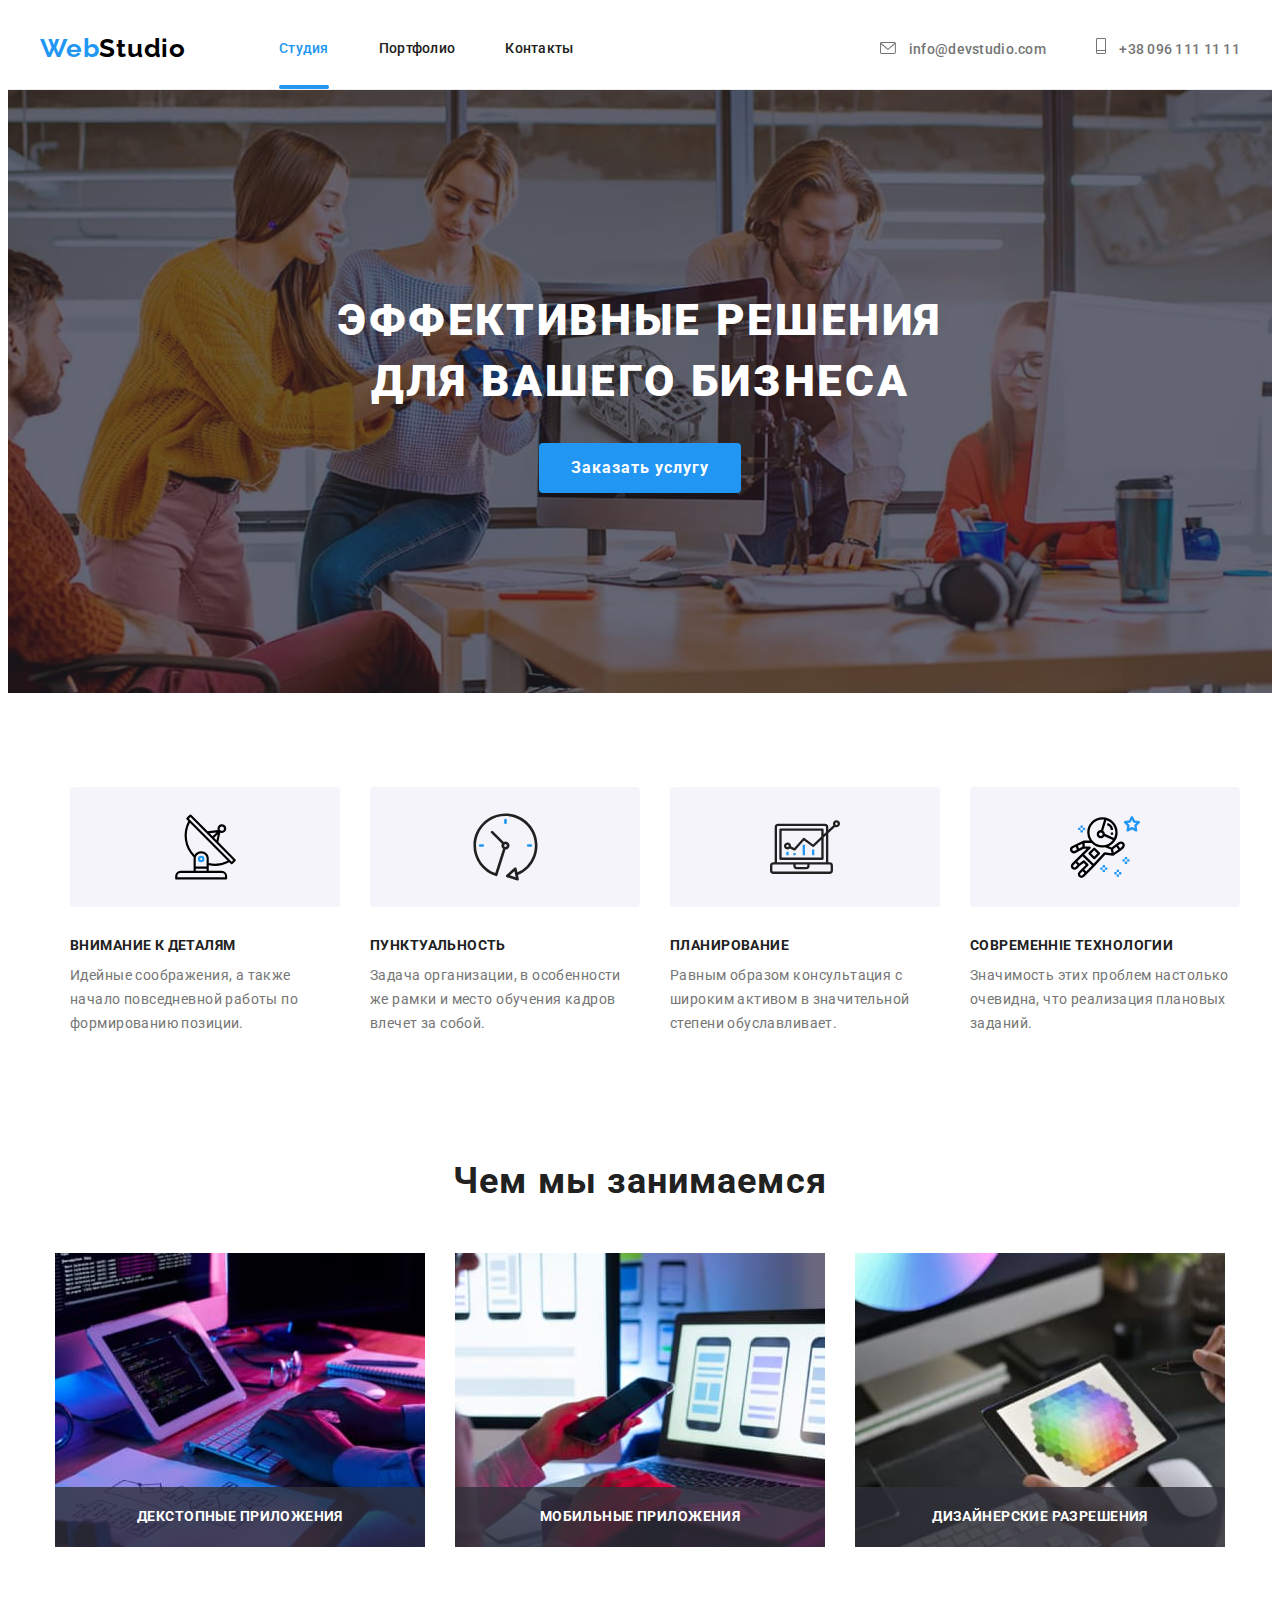
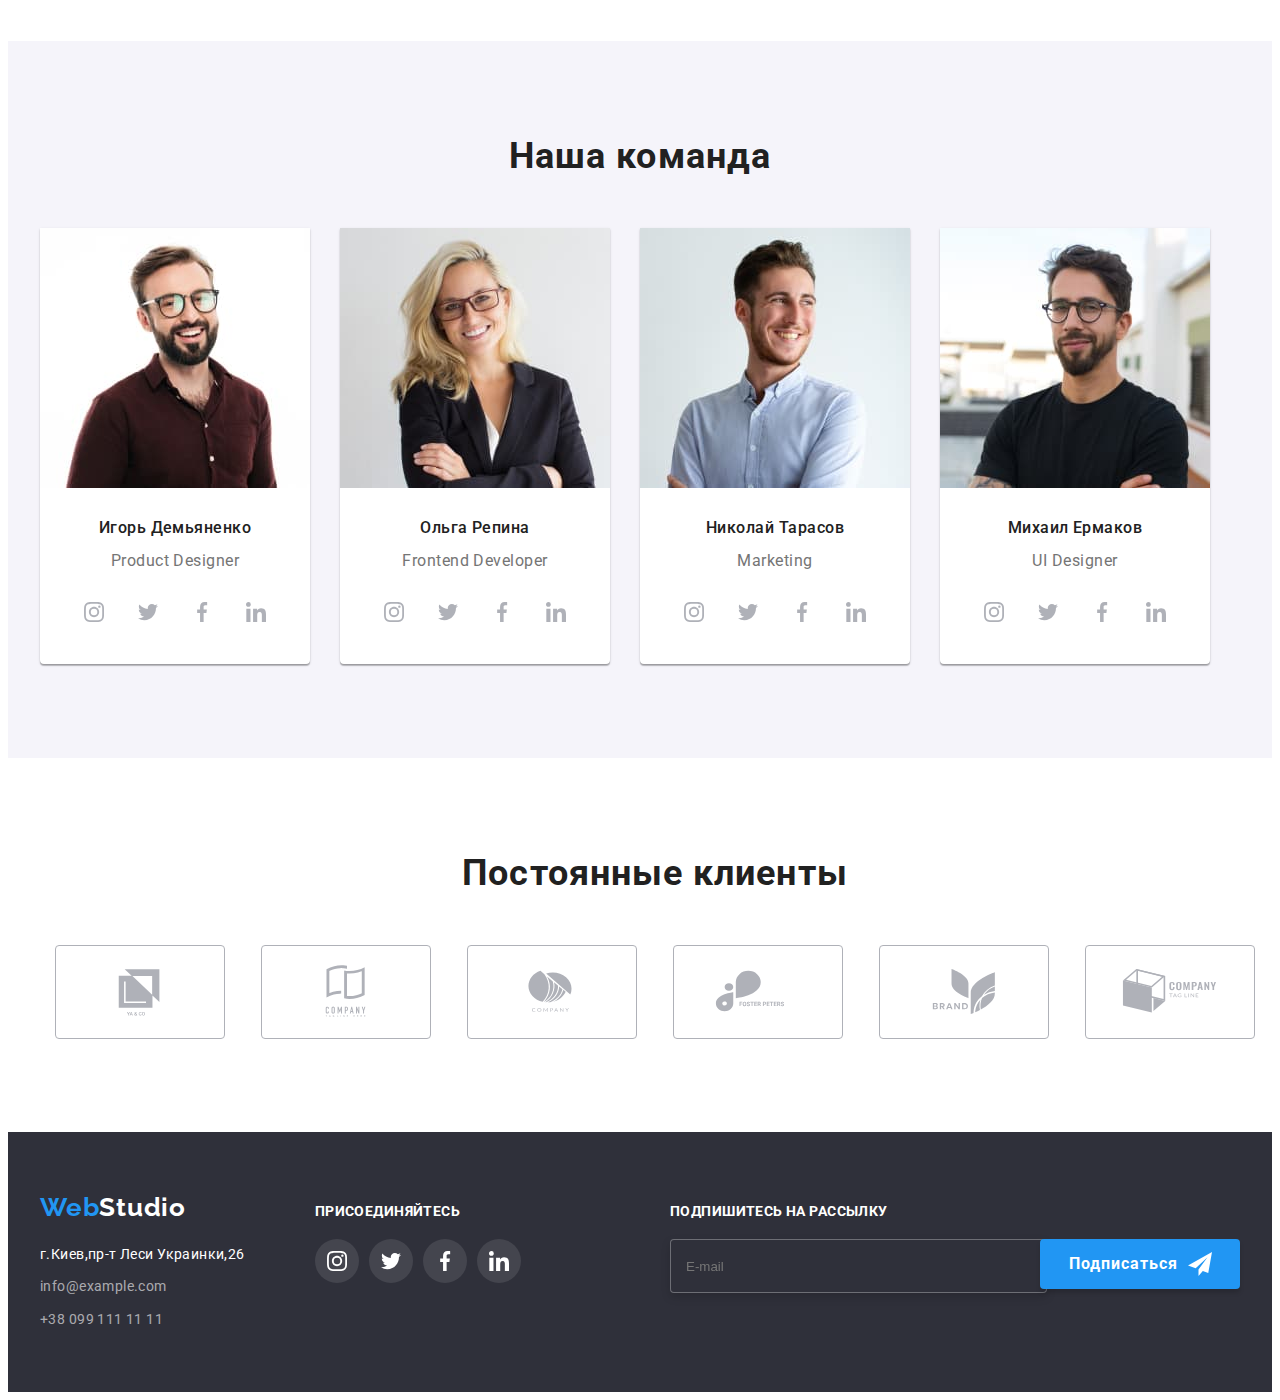
<file: index.html>
<!DOCTYPE html>
<html lang="en">

<head>
    <meta charset="UTF-8" />
    <meta name="viewport" content="width=device-width, initial-scale=1.0" />
    <meta http-equiv="X-UA-Compatible" content="IE=edge" />
    <title>Document</title>
    <link rel="stylesheet" href="https://cdnjs.cloudflare.com/ajax/libs/modern-normalize/1.1.0/modern-normalize.min.css"
        integrity="sha512-wpPYUAdjBVSE4KJnH1VR1HeZfpl1ub8YT/NKx4PuQ5NmX2tKuGu6U/JRp5y+Y8XG2tV+wKQpNHVUX03MfMFn9Q=="
        crossorigin="anonymous" referrerpolicy="no-referrer" />
    <link rel="preconnect" href="https://fonts.googleapis.com">
    <link rel="preconnect" href="https://fonts.gstatic.com" crossorigin>
    <link
        href="https://fonts.googleapis.com/css2?family=Raleway:wght@700&family=Roboto:wght@400;500;700;900&display=swap"
        rel="stylesheet">
    <link rel="stylesheet" href="./css/main.min.css">
</head>

<body>
    <header class="header">
        <div class="container header-container">
            <a class="logo" href="">
                <span class="logo__label">Web</span><span class="logo__label logo__label--black">Studio</span>
            </a>
            <nav class="menu">
                <ul class="menu__list">
                    <li class="menu__item"><a class="menu__link menu__link--current" href="/">Cтудия</a></li>
                    <li class="menu__item"><a class="menu__link" href="./portfolio.html">Портфолио</a></li>
                    <li class="menu__item"><a class="menu__link" href="/">Контакты</a></li>
                </ul>
            </nav>
            <ul class="auth__nav">
                <li class="auth-nav__item"><a class="auth-nav__link" href="malito:info@devstudio.com">
                        <svg class="auth-nav__icon" width="16" height="12">
                            <use href="./img/icons.svg#icon-phone"></use>
                        </svg>
                        info@devstudio.com</a>
                </li>
                <li class="auth-nav__item"><a class="auth-nav__link" href="tel:+380961111111">
                        <svg class="auth-nav__icon" width="10" height="16">
                            <use href="./img/icons.svg#icon-mobile"></use>
                        </svg>
                        +38 096 111 11 11</a></li>
            </ul>
            <button type="button" class="header_mobile-btn js-open-menu" data-menu-open>
                <svg width="24" height="16" class="header_mob-menu-icon">
                    <use href="./img/icons.svg#icon-menu_24px"></use>
                </svg>
            </button>
            <div class="mob-menu mob__container is-hidden" data-menu>
                <div class="mob-menu__top">
                    <button class="close-mob-menu js-close-menu " data-menu-close>
                        <svg width="19" height="19" class="header_mob-menu-icon">
                            <use href="./img/icons.svg#icon-close_24px"></use>
                        </svg>
                    </button>
                    <ul class="mob-menu__link">
                        <li class="list"><a href="" class="link">Студия</a></li>
                        <li class="list"><a href="./portfolio.html" class="link">Портфолио</a></li>
                        <li class="list"><a href="" class="link">Контакты</a></li>
                    </ul>
                </div>
                <div class="mob-menu__bottom">
                    <ul class="mob-menu__contact">
                        <li class="list"><a href="" class="link">+38 096 111 11 11</a></li>
                        <li class="list"><a href="" class="link">info@devstudio.com</a></li>
                    </ul>
                    <ul class="mob-menu__footer">
                        <li class="list"><a href="" class="link">Instagram</a></li>
                        <li class="list"><a href="" class="link">Twitter</a></li>
                        <li class="list"><a href="" class="link">Facebook</a></li>
                        <li class="list"><a href="" class="link">LinkedIn</a></li>
                    </ul>
                </div>
            </div>

        </div>
    </header>
    <main>
        <!-- HERO -->
        <section class="section hero">
            <div class="container">
                <h1 class="hero__title">ЭФФЕКТИВНЫЕ РЕШЕНИЯ<br>ДЛЯ ВАШЕГО БИЗНЕСА</h1>
                <button data-modal-open class="hero__button" type="button">Заказать услугу</button>
                <div class="backdrop is-hidden" data-modal>
                    <div class="modal">
                        <form class="modal__form">
                            <h2 class="modal__title">Оставьте свои данные, мы вам перезвоним</h2>
                            <label class="modal__field">
                                <span class="modal__label">Имя</span>
                                <input type="text" class="modal__input" name="name" />
                                <svg class="modal__icon" width="18" height="18">
                                    <use href="./img/icons.svg#icon-person"></use>
                                </svg>
                            </label>
                            <label class="modal__field">
                                <span class="modal__label">Телефон</span>
                                <input type="text" class="modal__input" name="name" />
                                <svg class="modal__icon" width="18" height="18">
                                    <use href="./img/icons.svg#icon-phone-modal"></use>
                                </svg>
                            </label>
                            <label class="modal__field">
                                <span class="modal__label">Почта</span>
                                <input type="text" class="modal__input" name="name" />
                                <svg class="modal__icon" width="18" height="18">
                                    <use href="./img/icons.svg#icon-email-modal"></use>
                                </svg>
                            </label>
                            <label class="modal__textarea">
                                <span class="modal__textarea-item">Коментарий</span>
                                <textarea class="modal__textarea-coment" name="coment"
                                    placeholder="Введите текст"></textarea>
                            </label>
                            <label class="checkbox">
                                <input type="checkbox" class="checkbox__input" name="policy" />
                                <span class="checkbox__icon"></span>
                                <svg class="checkbox__check-icon" width="16" height="15">
                                    <use href="./img/icons.svg#icon-icon-check"></use>
                                </svg>
                                <span class="checkbox__text">Cоглашаюсь c рассылкой и принимаю <a
                                        class="checkbox__contract" href="/">Условия договора</a></span>
                            </label>
                            <button type="submit" class="modal__submit">Отправить</button>

                        </form>
                        <button class="modal__button" data-modal-close>
                            <svg width="18" height="18">
                                <use href="./img/icons.svg#icon-close"></use>
                            </svg>
                        </button>
                    </div>
                </div>
            </div>
        </section>
        <!-- FEATURE -->
        <section class="section">
            <div class="container">
                <ul class="feature">
                    <li class="feature__item">
                        <div class="feature__icon">
                            <svg width="65" height="70">
                                <use href="./img/icons.svg#icon-antena"></use>
                            </svg>
                        </div>
                        <h3 class="feature__title">ВНИМАНИЕ К ДЕТАЛЯМ</h3>
                        <p class="feature__text">Идейные соображения, а также начало повседневной
                            работы по
                            формированию
                            позиции.
                        </p>
                    </li>
                    <li class="feature__item">
                        <div class="feature__icon">
                            <svg width="67" height="70">
                                <use href="./img/icons.svg#icon-clock"></use>
                            </svg>
                        </div>
                        <h3 class="feature__title">ПУНКТУАЛЬНОСТЬ</h3>
                        <p class="feature__text">
                            Задача организации, в особенности же рамки и место обучения кадров
                            влечет за собой.
                        </p>
                    </li>
                    <li class="feature__item">
                        <div class="feature__icon">
                            <svg width="70" height="70">
                                <use href="./img/icons.svg#icon-diagram"></use>
                            </svg>
                        </div>
                        <h3 class="feature__title">ПЛАНИРОВАНИЕ</h3>
                        <p class="feature__text">
                            Равным образом консультация с широким активом в значительной
                            степени обуславливает.
                        </p>
                    </li>
                    <li class="feature__item">
                        <div class="feature__icon">
                            <svg width="70" height="70">
                                <use href="./img/icons.svg#icon-astronaut"></use>
                            </svg>
                        </div>
                        <h3 class="feature__title">СОВРЕМЕННІЕ ТЕХНОЛОГИИ</h3>
                        <p class="feature__text">Значимость этих проблем настолько очевидна, что
                            реализация плановых
                            заданий.
                        </p>
                    </li>
                </ul>
            </div>
        </section>
        <!-- ACTIVITY -->
        <section class="section--activity">
            <div class="activity container">
                <h2 class="pre__title">Чем мы занимаемся</h2>
                <ul class="activity__list">
                    <li class="activity__item">
                        <div class="activity__thumb">
                            <div class="activity__thumb-box">
                                <h3 class="activity__thumb-product">ДЕКСТОПНЫЕ ПРИЛОЖЕНИЯ</h3>
                            </div>
                            <picture>
                                <source srcset="./img/planning.jpg 1x, ./img/planning-2x.jpg 2x"
                                    media="(min-width:1200px)">
                            </picture>
                            <img srcset="./img/planning.jpg 1x, ./img/planning-2x.jpg 2x" src="./img/planning.jpg"
                                alt="Планирование" width="370" />
                        </div>
                    </li>
                    <li class="activity__item">
                        <div class="activity__thumb">
                            <div class="activity__thumb-box">
                                <h3 class="activity__thumb-product">МОБИЛЬНЫЕ ПРИЛОЖЕНИЯ</h3>
                            </div>
                            <picture>
                                <source srcset="./img/Punctuality.jpg 1x, ./img/Punctuality-2x.jpg 2x"
                                    media="(min-width:1200px)">
                            </picture>
                            <img srcset="./img/Punctuality.jpg 1x, ./img/Punctuality-2x.jpg 2x"
                                src="./img/Punctuality.jpg" alt="Пунктуальность" width="370" />
                        </div>
                    </li>
                    <li class="activity__item">
                        <div class="activity__thumb">
                            <div class="activity__thumb-box">
                                <h3 class="activity__thumb-product">ДИЗАЙНЕРСКИЕ РАЗРЕШЕНИЯ</h3>
                            </div>
                            <picture>
                                <source srcset="./img/technologies.jpg 1x, ./img/technologies-2x.jpg 2x"
                                    media="(min-width:1200px)">
                            </picture>
                            <img srcset="./img/technologies.jpg 1x, ./img/technologies-2x.jpg 2x"
                                src="./img/technologies.jpg" alt="Современные технологии" width="370" />
                        </div>
                    </li>
                </ul>
            </div>
        </section>
        <!-- Наша команда -->
        <section class="section--comand">
            <div class="comand container">
                <h2 class="pre__title">Наша команда</h2>
                <ul class="comand__list">
                    <li class="comand__list-item">
                        <picture>
                            <source srcset="./img/Product_Designer.jpg 1x, ./img/Product_Designer-2x.jpg 2x"
                                media="(min-width:1200px)">
                            <source
                                srcset=" ./img/img-comand-tab/Product_Designer-tab-1x.jpg 1x, ./img/img-comand-tab/Product_Designer-tab-2x.jpg 2x"
                                media="(min-width:768px)">
                            <source
                                srcset="./img/img-comand-mob/Product_Designer-mob-1x.jpg 1x, ./img/img-comand-mob/Product_Designer-mob-2x.jpg 2x"
                                media="(min-width:320px)">
                        </picture>
                        <img srcset="./img/Product_Designer.jpg 1x, ./img/Product_Designer-2x.jpg 2x"
                            src="./img/Product_Designer.jpg" alt="Product Designer" width="270" />
                        <div class="comand__thumb">
                            <h3 class="comand__thumb-title">Игорь Демьяненко</h3>
                            <p class="comand__thumb-text">Product Designer</p>
                            <div class="comand__icon">
                                <ul class="comand__icon-list">
                                    <li class="comand__icon-item">
                                        <a class="comand__icon-link" href="https://www.instagram.com">
                                            <svg width="20" height="20">
                                                <use href="./img/icons.svg#icon-instagram"></use>
                                            </svg>
                                        </a>
                                    </li>
                                    <li class="comand__icon-item">
                                        <a class="comand__icon-link" href="https://twitter.com">
                                            <svg width="20" height="20">
                                                <use href="./img/icons.svg#icon-twitter"></use>
                                            </svg>
                                        </a>
                                    </li>
                                    <li class="comand__icon-item">
                                        <a class="comand__icon-link" href="https://m.facebook.com">
                                            <svg class="icon-network" width="20" height="20">
                                                <use href="./img/icons.svg#icon-facebook"></use>
                                            </svg>
                                        </a>
                                    </li>
                                    <li class="comand__icon-item">
                                        <a class="comand__icon-link" href="https://www.linkedin.com">
                                            <svg width="20" height="20">
                                                <use href="./img/icons.svg#icon-linkedin"></use>
                                            </svg>
                                        </a>
                                    </li>
                                </ul>
                            </div>
                        </div>
                    </li>
                    <li class="comand__list-item">
                        <picture>
                            <source srcset="./img/Frontend_Developer.jpg 1x, ./img/Frontend_Developer-2x.jpg 2x"
                                media="(min-width:1200px)">
                            <source
                                srcset=" ./img/img-comand-tab/Frontend_Developer-tab-1x.jpg 1x, ./img/img-comand-tab/Frontend_Developer-tab-2x.jpg 2x"
                                media="(min-width:768px)">
                            <source
                                srcset="./img/img-comand-mob/Frontend_Developer-mob-1x.jpg 1x, ./img/img-comand-mob/Frontend_Developer-mob-2x.jpg 2x"
                                media="(min-width:320px)">
                        </picture>
                        <img srcset="./img/Frontend_Developer.jpg 1x, ./img/Frontend_Developer-2x.jpg 2x"
                            src="./img/Frontend_Developer.jpg" alt="Frontend Developer" width="270" />
                        <div class="comand__thumb">
                            <h3 class="comand__thumb-title">Ольга Репина</h3>
                            <p class="comand__thumb-text">Frontend Developer</p>
                            <div class="comand__icon">
                                <ul class="comand__icon-list">
                                    <li class="comand__icon-item">
                                        <a class="comand__icon-link" href="https://www.instagram.com">
                                            <svg width="20" height="20">
                                                <use href="./img/icons.svg#icon-instagram"></use>
                                            </svg>
                                        </a>
                                    </li>
                                    <li class="comand__icon-item">
                                        <a class="comand__icon-link" href="https://twitter.com">
                                            <svg width="20" height="20">
                                                <use href="./img/icons.svg#icon-twitter"></use>
                                            </svg>
                                        </a>
                                    </li>
                                    <li class="comand__icon-item">
                                        <a class="comand__icon-link" href="https://m.facebook.com">
                                            <svg width="20" height="20">
                                                <use href="./img/icons.svg#icon-facebook"></use>
                                            </svg>
                                        </a>
                                    </li>
                                    <li class="comand__icon-item">
                                        <a class="comand__icon-link" href="https://www.linkedin.com">
                                            <svg width="20" height="20">
                                                <use href="./img/icons.svg#icon-linkedin"></use>
                                            </svg>
                                        </a>
                                    </li>
                                </ul>
                            </div>
                        </div>
                    </li>
                    <li class="comand__list-item">
                        <picture>
                            <source srcset="./img/Marketing.jpg 1x, ./img/Marketing-2x.jpg 2x"
                                media="(min-width:1200px)">
                            <source
                                srcset=" ./img/img-comand-tab/Marketing-tab-1x.jpg 1x, ./img/img-comand-tab/Marketing-tab-2x.jpg 2x"
                                media="(min-width:768px)">
                            <source
                                srcset="./img/img-comand-mob/Marketing-mob-1x.jpg 1x, ./img/img-comand-mob/Marketing-mob-2x.jpg 2x"
                                media="(min-width:320px)">
                        </picture>
                        <img srcset="./img/Marketing.jpg 1x, ./img/Marketing-2x.jpg 2x" src="./img/Marketing.jpg"
                            alt="Marketing" width="270" />
                        <div class="comand__thumb">
                            <h3 class="comand__thumb-title">Николай Тарасов</h3>
                            <p class="comand__thumb-text">Marketing</p>
                            <div class="comand__icon">
                                <ul class="comand__icon-list">
                                    <li class="comand__icon-item">
                                        <a class="comand__icon-link" href="https://www.instagram.com">
                                            <svg width="20" height="20">
                                                <use href="./img/icons.svg#icon-instagram"></use>
                                            </svg>
                                        </a>
                                    </li>
                                    <li class="comand__icon-item">
                                        <a class="comand__icon-link" href="https://twitter.com">
                                            <svg width="20" height="20">
                                                <use href="./img/icons.svg#icon-twitter"></use>
                                            </svg>
                                        </a>
                                    </li>
                                    <li class="comand__icon-item">
                                        <a class="comand__icon-link" href="https://m.facebook.com">
                                            <svg width="20" height="20">
                                                <use href="./img/icons.svg#icon-facebook"></use>
                                            </svg>
                                        </a>
                                    </li>
                                    <li class="comand__icon-item">
                                        <a class="comand__icon-link" href="https://www.linkedin.com">
                                            <svg width="20" height="20">
                                                <use href="./img/icons.svg#icon-linkedin"></use>
                                            </svg>
                                        </a>
                                    </li>
                                </ul>
                            </div>
                        </div>
                    </li>
                    <li class="comand__list-item">
                        <picture>
                            <source srcset="./img/UI_Designer.jpg 1x, ./img/UI_Designer-2x.jpg 2x"
                                media="(min-width:1200px)">
                            <source
                                srcset=" ./img/img-comand-tab//UI_Designer-tab-1x.jpg 1x, ./img/img-comand-tab//UI_Designer-tab-2x.jpg 2x"
                                media="(min-width:768px)">
                            <source
                                srcset="./img/img-comand-mob//UI_Designer-mob-1x.jpg 1x, ./img/img-comand-mob//UI_Designer-mob-2x.jpg 2x"
                                media="(min-width:320px)">
                        </picture>
                        <img srcset="./img/UI_Designer.jpg 1x, ./img/UI_Designer-2x.jpg 2x" src="./img/UI_Designer.jpg"
                            alt="Designer" width="270" />
                        <div class="comand__thumb">
                            <h3 class="comand__thumb-title">Михаил Ермаков</h3>
                            <p class="comand__thumb-text">UI Designer</p>
                            <div class="comand__icon">
                                <ul class="comand__icon-list">
                                    <li class="comand__icon-item">
                                        <a class="comand__icon-link" href="https://www.instagram.com">
                                            <svg width="20" height="20">
                                                <use href="./img/icons.svg#icon-instagram"></use>
                                            </svg>
                                        </a>
                                    </li>
                                    <li class="comand__icon-item">
                                        <a class="comand__icon-link" href="https://twitter.com">
                                            <svg width="20" height="20">
                                                <use href="./img/icons.svg#icon-twitter"></use>
                                            </svg>
                                        </a>
                                    </li>
                                    <li class="comand__icon-item">
                                        <a class="comand__icon-link" href="https://m.facebook.com">
                                            <svg width="20px" height="20px">
                                                <use href="./img/icons.svg#icon-facebook"></use>
                                            </svg>
                                        </a>
                                    </li>
                                    <li class="comand__icon-item">
                                        <a class="comand__icon-link" href="https://www.linkedin.com">
                                            <svg width="20" height="20">
                                                <use href="./img/icons.svg#icon-linkedin"></use>
                                            </svg>
                                        </a>
                                    </li>
                                </ul>
                            </div>
                        </div>
                    </li>
                </ul>
            </div>
        </section>
        <section class="section">
            <div class="container">
                <h2 class="pre__title">Постоянные клиенты</h2>
                <ul class="client__list">
                    <li class="client__logo">
                        <a class="client__link" href="">
                            <svg class="client__icon" width="106" height="60">
                                <use href="./img/icons.svg#icon-client-one"></use>
                            </svg>
                        </a>
                    </li>
                    <li class="client__logo">
                        <a class="client__link" href="">
                            <svg class="client__icon" width="106" height="60">
                                <use href="./img/icons.svg#icon-client-two"></use>
                            </svg>
                        </a>
                    </li>
                    <li class="client__logo">
                        <a class="client__link" href="">
                            <svg class="client__icon" width="106" height="60">
                                <use href="./img/icons.svg#icon-client-three"></use>
                            </svg>
                        </a>
                    </li>
                    <li class="client__logo">
                        <a class="client__link" href="">
                            <svg class="client__icon" width="106" height="60">
                                <use href="./img/icons.svg#icon-client-four"></use>
                            </svg>
                        </a>
                    </li>
                    <li class="client__logo">
                        <a class="client__link" href="">
                            <svg class="client__icon" width="106" height="60">
                                <use href="./img/icons.svg#icon-client-five"></use>
                            </svg>
                        </a>
                    </li>
                    <li class="client__logo">
                        <a class="client__link" href="">
                            <svg class="client__icon" width="106" height="60">
                                <use href="./img/icons.svg#icon-client-six"></use>
                            </svg>
                        </a>
                    </li>
                </ul>
            </div>
        </section>
    </main>
    <!-- Footer -->
    <footer class="section--footer">
        <div class="footer container">
            <div class="footer__logo">
                <a class="footer__link" href="/">
                    <span class="footer__logo-label">Web</span><span
                        class="footer__logo-label footer__logo-label--white">Studio</span>
                </a>
                <address class="address">
                    <ul class="address__list">
                        <li class="address__item">
                            <a class="address__link address__link--map" href="/">г.Киев,пр-т Леси Украинки,26</a>
                        </li>
                        <li class="address__item">
                            <a class="address__link" href="malito:info@example.com">info@example.com</a>
                        </li>
                        <li class="address__item">
                            <a class="address__link" href="tel:+380991111111">+38 099 111 11 11
                            </a>
                        </li>
                    </ul>
                </address>
            </div>
            <div class="social">
                <h3 class="social__title">ПРИСОЕДИНЯЙТЕСЬ</h3>
                <ul class="social__list">
                    <li class="social__item">
                        <a class="social__link" href="https://www.instagram.com">
                            <svg width="20" height="20">
                                <use href="./img/icons.svg#icon-instagram"></use>
                            </svg>
                        </a>
                    </li>
                    <li class="social__item">
                        <a class="social__link" href="https://twitter.com">
                            <svg width="20" height="20">
                                <use href="./img/icons.svg#icon-twitter"></use>
                            </svg>
                        </a>
                    </li>
                    <li class="social__item">
                        <a class="social__link" href="https://m.facebook.com">
                            <svg width="20" height="20">
                                <use href="./img/icons.svg#icon-facebook"></use>
                            </svg>
                        </a>
                    </li>
                    <li class="social__item">
                        <a class="social__link" href="https://www.linkedin.com">
                            <svg width="20" height="20">
                                <use href="./img/icons.svg#icon-linkedin"></use>
                            </svg>
                        </a>
                    </li>
                </ul>
            </div>
            <div class="subscribe">
                <h3 class="subscribe__title">ПОДПИШИТЕСЬ НА РАССЫЛКУ</h3>
                <form class="subscribe__form">
                    <label class="subscribe__lebel">
                        <input type="text" class="subscribe__input" name="name" placeholder="E-mail" />
                    </label>
                    <button type="submit" class="subscribe__button">Подписаться
                        <svg class="subscribe__icon" width="24" height="24">
                            <use href="./img/icons.svg#icon-send"></use>
                        </svg>
                    </button>
                </form>
            </div>
        </div>
    </footer>
    <script src="./js/modal.js"></script>
    <script src="./js/menu.js"></script>
</body>

</html>
</file>
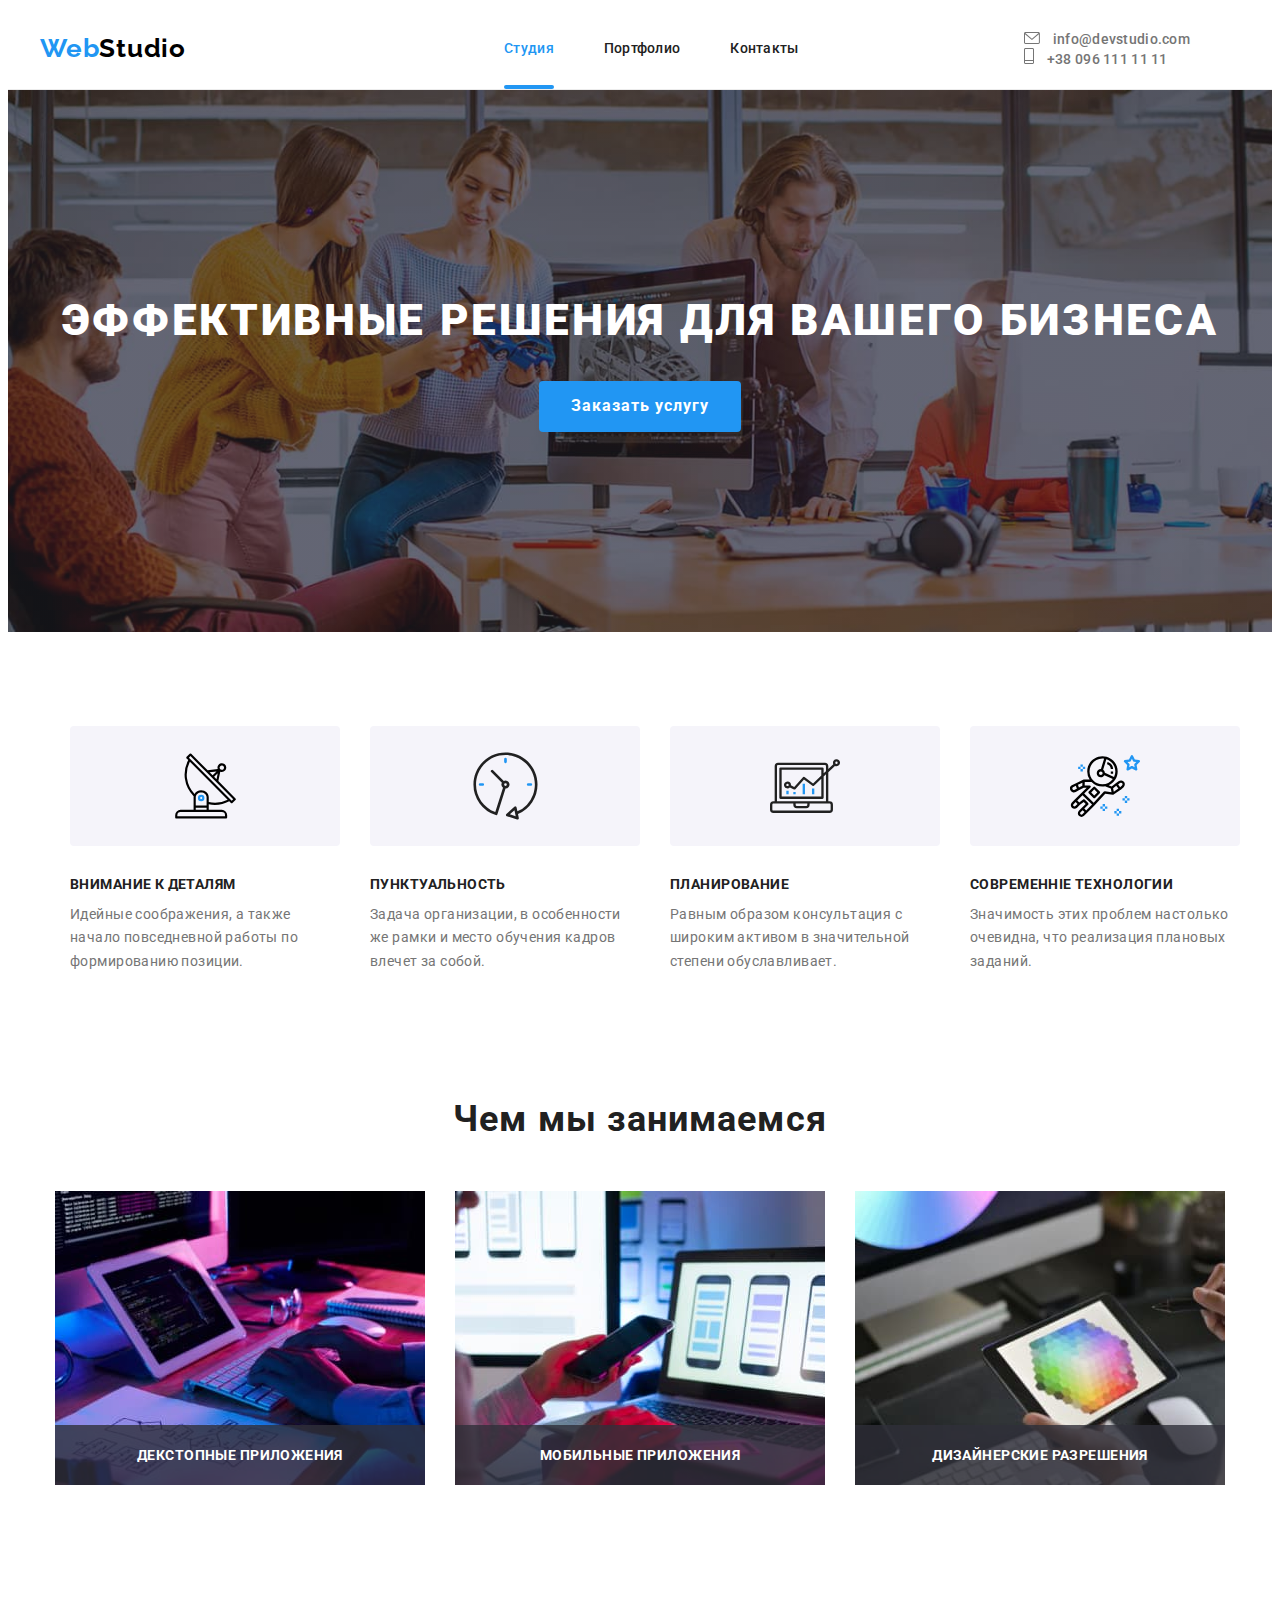
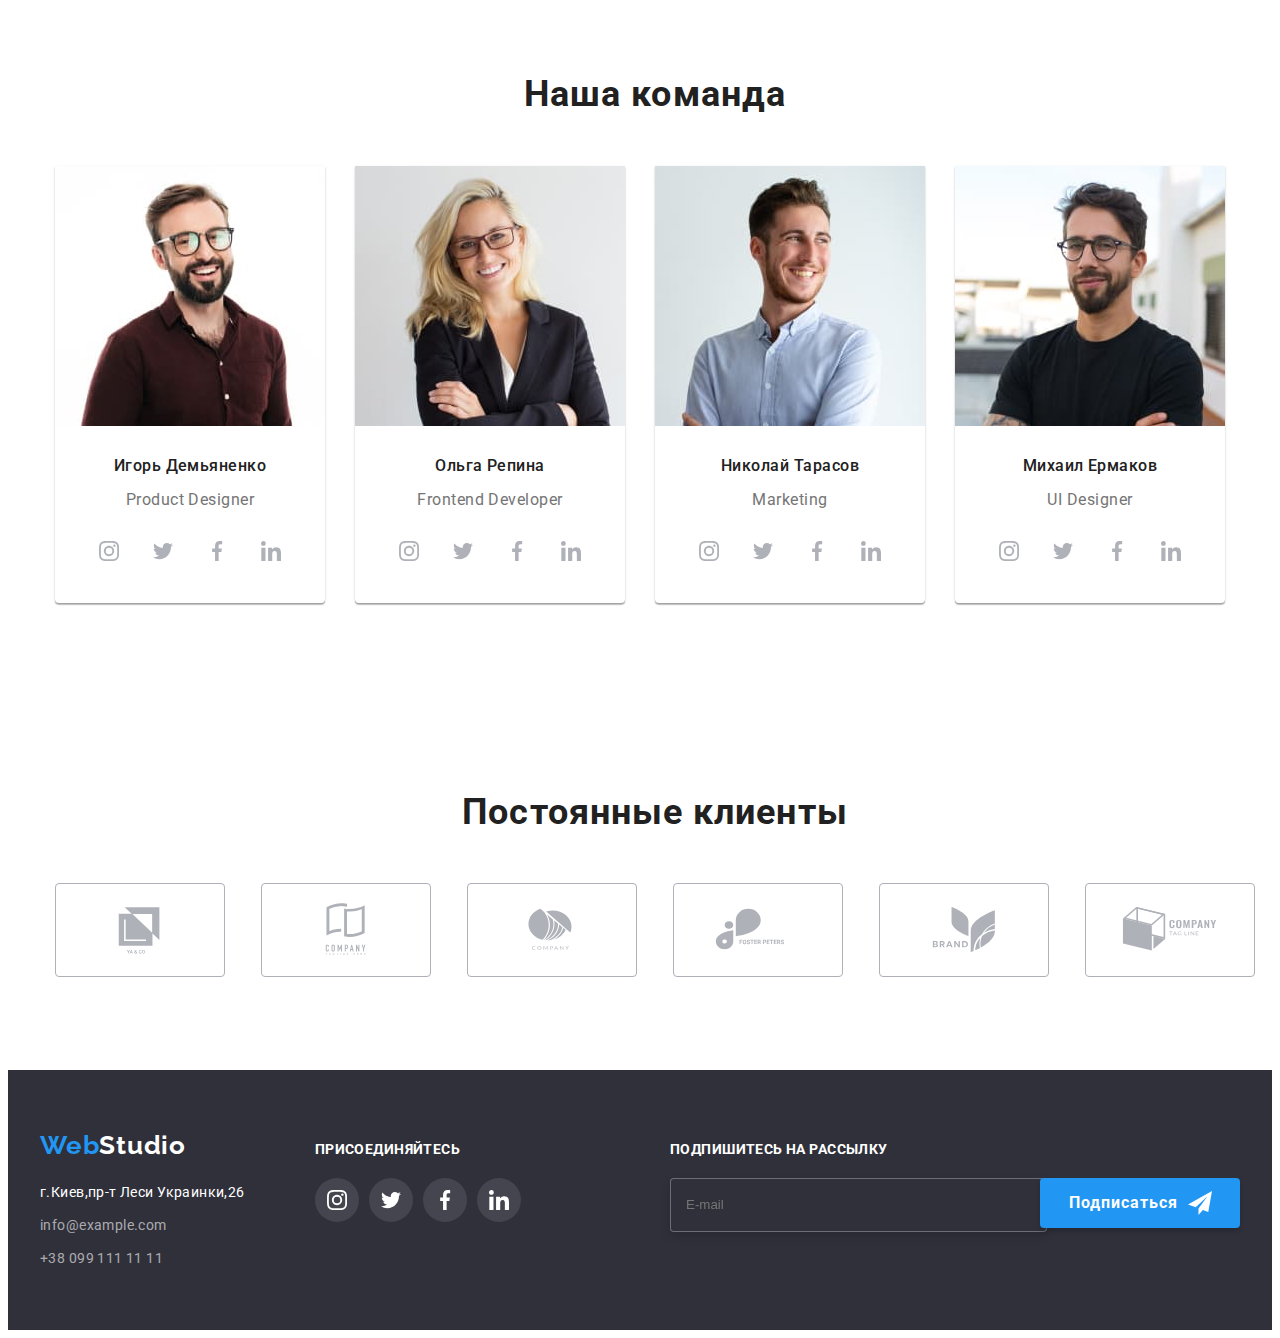
<file: goit-markup-hw-07/index.html>
<!DOCTYPE html>
<html lang="en">

<head>
    <meta charset="UTF-8" />
    <meta http-equiv="X-UA-Compatible" content="IE=edge" />
    <meta name="viewport" content="width=device-width, initial-scale=1.0" />
    <title>Document</title>
    <link rel="stylesheet" href="https://cdnjs.cloudflare.com/ajax/libs/modern-normalize/1.1.0/modern-normalize.min.css"
        integrity="sha512-wpPYUAdjBVSE4KJnH1VR1HeZfpl1ub8YT/NKx4PuQ5NmX2tKuGu6U/JRp5y+Y8XG2tV+wKQpNHVUX03MfMFn9Q=="
        crossorigin="anonymous" referrerpolicy="no-referrer" />
    <link rel="preconnect" href="https://fonts.googleapis.com">
    <link rel="preconnect" href="https://fonts.gstatic.com" crossorigin>
    <link
        href="https://fonts.googleapis.com/css2?family=Raleway:wght@700&family=Roboto:wght@400;500;700;900&display=swap"
        rel="stylesheet">
    <link rel="stylesheet" href="/css/main.min.css">
</head>

<body>
    <header class="header">
        <div class="container header-container">
            <a class="logo" href="">
                <span class="logo__label">Web</span><span class="logo__label logo__label--black">Studio</span>
            </a>
            <nav class="menu">
                <ul class="menu__list">
                    <li class="menu__item"><a class="menu__link menu__link--current" href="/">Cтудия</a></li>
                    <li class="menu__item"><a class="menu__link" href="/portfolio.html">Портфолио</a></li>
                    <li class="menu__item"><a class="menu__link" href="/">Контакты</a></li>
                </ul>
            </nav>
            <ul class="auth-nav">
                <li class="auth-nav__item"><a class="auth-nav__link" href="malito:info@devstudio.com">
                        <svg class="auth-nav__icon" width="16" height="12">
                            <use href="./img/icons.svg#icon-phone"></use>
                        </svg>
                        info@devstudio.com</a>
                </li>
                <li class="auth-nav__item"><a class="auth-nav__link" href="tel:+380961111111">
                        <svg class="auth-nav__icon" width="10" height="16">
                            <use href="./img/icons.svg#icon-mobile"></use>
                        </svg>
                        +38 096 111 11 11</a></li>
            </ul>
        </div>
    </header>
    <main>
        <!-- HERO -->
        <section class="section hero">
            <div class="container">
                <h1 class="hero__title">ЭФФЕКТИВНЫЕ РЕШЕНИЯ ДЛЯ ВАШЕГО БИЗНЕСА</h1>
                <button data-modal-open class="hero__button" type="button">Заказать услугу</button>
                <div class="backdrop is-hidden" data-modal>
                    <div class="modal">
                        <form class="modal__form">
                            <h2 class="modal__title">Оставьте свои данные, мы вам перезвоним</h2>
                            <label class="modal__field">
                                <span class="modal__label">Имя</span>
                                <input type="text" class="modal__input" name="name" />
                                <svg class="modal__icon" width="18" height="18">
                                    <use href="./img/icons.svg#icon-person"></use>
                                </svg>
                            </label>
                            <label class="modal__field">
                                <span class="modal__label">Телефон</span>
                                <input type="text" class="modal__input" name="name" />
                                <svg class="modal__icon" width="18" height="18">
                                    <use href="./img/icons.svg#icon-phone-modal"></use>
                                </svg>
                            </label>
                            <label class="modal__field">
                                <span class="modal__label">Почта</span>
                                <input type="text" class="modal__input" name="name" />
                                <svg class="modal__icon" width="18" height="18">
                                    <use href="./img/icons.svg#icon-email-modal"></use>
                                </svg>
                            </label>
                            <label class="modal__textarea">
                                <span class="modal__textarea-item">Коментарий</span>
                                <textarea class="modal__textarea-coment" name="coment"
                                    placeholder="Введите текст"></textarea>
                            </label>
                            <label class="checkbox">
                                <input type="checkbox" class="checkbox__input" name="policy" />
                                <span class="checkbox__icon"></span>
                                <svg class="checkbox__check-icon" width="16" height="15">
                                    <use href="./img/icons.svg#icon-icon-check"></use>
                                </svg>
                                <span class="checkbox__text">Cоглашаюсь c рассылкой и принимаю <a
                                        class="checkbox__contract" href="/">Условия договора</a></span>
                            </label>
                            <button type="submit" class="modal__submit">Отправить</button>

                        </form>
                        <button class="modal__button" data-modal-close>
                            <svg width="18" height="18">
                                <use href="./img/icons.svg#icon-close"></use>
                            </svg>
                        </button>
                    </div>
                </div>
            </div>
        </section>
        <!-- FEATURE -->
        <section class="section">
            <div class="container">
                <ul class="feature">
                    <li class="feature__item">
                        <div class="feature__icon">
                            <svg width="65" height="70">
                                <use href="./img/icons.svg#icon-antena"></use>
                            </svg>
                        </div>
                        <h3 class="feature__title">ВНИМАНИЕ К ДЕТАЛЯМ</h3>
                        <p class="feature__text">Идейные соображения, а также начало повседневной
                            работы по
                            формированию
                            позиции.
                        </p>
                    </li>
                    <li class="feature__item">
                        <div class="feature__icon">
                            <svg width="67" height="70">
                                <use href="./img/icons.svg#icon-clock"></use>
                            </svg>
                        </div>
                        <h3 class="feature__title">ПУНКТУАЛЬНОСТЬ</h3>
                        <p class="feature__text">
                            Задача организации, в особенности же рамки и место обучения кадров
                            влечет за собой.
                        </p>
                    </li>
                    <li class="feature__item">
                        <div class="feature__icon">
                            <svg width="70" height="70">
                                <use href="./img/icons.svg#icon-diagram"></use>
                            </svg>
                        </div>
                        <h3 class="feature__title">ПЛАНИРОВАНИЕ</h3>
                        <p class="feature__text">
                            Равным образом консультация с широким активом в значительной
                            степени обуславливает.
                        </p>
                    </li>
                    <li class="feature__item">
                        <div class="feature__icon">
                            <svg width="70" height="70">
                                <use href="./img/icons.svg#icon-astronaut"></use>
                            </svg>
                        </div>
                        <h3 class="feature__title">СОВРЕМЕННІЕ ТЕХНОЛОГИИ</h3>
                        <p class="feature__text">Значимость этих проблем настолько очевидна, что
                            реализация плановых
                            заданий.
                        </p>
                    </li>
                </ul>
            </div>
        </section>
        <!-- ACTIVITY -->
        <section class="section--activity">
            <div class="activity container">
                <h2 class="pre__title">Чем мы занимаемся</h2>
                <ul class="activity__list">
                    <li class="activity__item">
                        <div class="activity__thumb">
                            <div class="activity__thumb-box">
                                <h3 class="activity__thumb-product">ДЕКСТОПНЫЕ ПРИЛОЖЕНИЯ</h3>
                            </div>
                            <img src="/img/planning.jpg" alt="Планирование" width="370" />
                        </div>
                    </li>
                    <li class="activity__item">
                        <div class="activity__thumb">
                            <div class="activity__thumb-box">
                                <h3 class="activity__thumb-product">МОБИЛЬНЫЕ ПРИЛОЖЕНИЯ</h3>
                            </div>
                            <img src="/img/Punctuality.jpg" alt="Пунктуальность" width="370" />
                        </div>
                    </li>
                    <li class="activity__item">
                        <div class="activity__thumb">
                            <div class="activity__thumb-box">
                                <h3 class="activity__thumb-product">ДИЗАЙНЕРСКИЕ РАЗРЕШЕНИЯ</h3>
                            </div>
                            <img src="/img/technologies.jpg" alt="Современные технологии" width="370" />
                        </div>
                    </li>
                </ul>
            </div>
        </section>
        <!-- Наша команда -->
        <section class="section comand">
            <div class="comand container">
                <h2 class="pre__title">Наша команда</h2>
                <ul class="comand__list">
                    <li class="comand__list-item">
                        <img src="/img/Product_Designer.jpg" alt="Product Designer" width="270" />
                        <div class="comand__thumb">
                            <h3 class="comand__thumb-title">Игорь Демьяненко</h3>
                            <p class="comand__thumb-text">Product Designer</p>
                            <div class="comand__icon">
                                <ul class="comand__icon-list">
                                    <li class="comand__icon-item">
                                        <a class="comand__icon-link" href="https://www.instagram.com">
                                            <svg width="20" height="20">
                                                <use href="./img/icons.svg#icon-instagram"></use>
                                            </svg>
                                        </a>
                                    </li>
                                    <li class="comand__icon-item">
                                        <a class="comand__icon-link" href="https://twitter.com">
                                            <svg width="20" height="20">
                                                <use href="./img/icons.svg#icon-twitter"></use>
                                            </svg>
                                        </a>
                                    </li>
                                    <li class="comand__icon-item">
                                        <a class="comand__icon-link" href="https://m.facebook.com">
                                            <svg class="icon-network" width="20" height="20">
                                                <use href="./img/icons.svg#icon-facebook"></use>
                                            </svg>
                                        </a>
                                    </li>
                                    <li class="comand__icon-item">
                                        <a class="comand__icon-link" href="https://www.linkedin.com">
                                            <svg width="20" height="20">
                                                <use href="./img/icons.svg#icon-linkedin"></use>
                                            </svg>
                                        </a>
                                    </li>
                                </ul>
                            </div>
                        </div>
                    </li>
                    <li class="comand__list-item">
                        <img src="/img/Frontend_Developer.jpg" alt="Frontend Developer" width="270" />
                        <div class="comand__thumb">
                            <h3 class="comand__thumb-title">Ольга Репина</h3>
                            <p class="comand__thumb-text">Frontend Developer</p>
                            <div class="comand__icon">
                                <ul class="comand__icon-list">
                                    <li class="comand__icon-item">
                                        <a class="comand__icon-link" href="https://www.instagram.com">
                                            <svg width="20" height="20">
                                                <use href="./img/icons.svg#icon-instagram"></use>
                                            </svg>
                                        </a>
                                    </li>
                                    <li class="comand__icon-item">
                                        <a class="comand__icon-link" href="https://twitter.com">
                                            <svg width="20" height="20">
                                                <use href="./img/icons.svg#icon-twitter"></use>
                                            </svg>
                                        </a>
                                    </li>
                                    <li class="comand__icon-item">
                                        <a class="comand__icon-link" href="https://m.facebook.com">
                                            <svg width="20" height="20">
                                                <use href="./img/icons.svg#icon-facebook"></use>
                                            </svg>
                                        </a>
                                    </li>
                                    <li class="comand__icon-item">
                                        <a class="comand__icon-link" href="https://www.linkedin.com">
                                            <svg width="20" height="20">
                                                <use href="./img/icons.svg#icon-linkedin"></use>
                                            </svg>
                                        </a>
                                    </li>
                                </ul>
                            </div>
                        </div>
                    </li>
                    <li class="comand__list-item">
                        <img src="/img/Marketing.jpg" alt="Marketing" width="270" />
                        <div class="comand__thumb">
                            <h3 class="comand__thumb-title">Николай Тарасов</h3>
                            <p class="comand__thumb-text">Marketing</p>
                            <div class="comand__icon">
                                <ul class="comand__icon-list">
                                    <li class="comand__icon-item">
                                        <a class="comand__icon-link" href="https://www.instagram.com">
                                            <svg width="20" height="20">
                                                <use href="./img/icons.svg#icon-instagram"></use>
                                            </svg>
                                        </a>
                                    </li>
                                    <li class="comand__icon-item">
                                        <a class="comand__icon-link" href="https://twitter.com">
                                            <svg width="20" height="20">
                                                <use href="./img/icons.svg#icon-twitter"></use>
                                            </svg>
                                        </a>
                                    </li>
                                    <li class="comand__icon-item">
                                        <a class="comand__icon-link" href="https://m.facebook.com">
                                            <svg width="20" height="20">
                                                <use href="./img/icons.svg#icon-facebook"></use>
                                            </svg>
                                        </a>
                                    </li>
                                    <li class="comand__icon-item">
                                        <a class="comand__icon-link" href="https://www.linkedin.com">
                                            <svg width="20" height="20">
                                                <use href="./img/icons.svg#icon-linkedin"></use>
                                            </svg>
                                        </a>
                                    </li>
                                </ul>
                            </div>
                        </div>
                    </li>
                    <li class="comand__list-item">
                        <img src="/img/UI_Designer.jpg" alt="Designer" width="270" />
                        <div class="comand__thumb">
                            <h3 class="comand__thumb-title">Михаил Ермаков</h3>
                            <p class="comand__thumb-text">UI Designer</p>
                            <div class="comand__icon">
                                <ul class="comand__icon-list">
                                    <li class="comand__icon-item">
                                        <a class="comand__icon-link" href="https://www.instagram.com">
                                            <svg width="20" height="20">
                                                <use href="./img/icons.svg#icon-instagram"></use>
                                            </svg>
                                        </a>
                                    </li>
                                    <li class="comand__icon-item">
                                        <a class="comand__icon-link" href="https://twitter.com">
                                            <svg width="20" height="20">
                                                <use href="./img/icons.svg#icon-twitter"></use>
                                            </svg>
                                        </a>
                                    </li>
                                    <li class="comand__icon-item">
                                        <a class="comand__icon-link" href="https://m.facebook.com">
                                            <svg width="20px" height="20px">
                                                <use href="./img/icons.svg#icon-facebook"></use>
                                            </svg>
                                        </a>
                                    </li>
                                    <li class="comand__icon-item">
                                        <a class="comand__icon-link" href="https://www.linkedin.com">
                                            <svg width="20" height="20">
                                                <use href="./img/icons.svg#icon-linkedin"></use>
                                            </svg>
                                        </a>
                                    </li>
                                </ul>
                            </div>
                        </div>
                    </li>
                </ul>
            </div>
        </section>
        <section class="section">
            <div class="client container">
                <h2 class="pre__title">Постоянные клиенты</h2>
                <ul class="client__list">
                    <li class="client__logo">
                        <a class="client__link" href="">
                            <svg class="client__icon" width="106" height="60">
                                <use href="./img/icons.svg#icon-client-one"></use>
                            </svg>
                        </a>
                    </li>
                    <li class="client__logo">
                        <a class="client__link" href="">
                            <svg class="client__icon" width="106" height="60">
                                <use href="./img/icons.svg#icon-client-two"></use>
                            </svg>
                        </a>
                    </li>
                    <li class="client__logo">
                        <a class="client__link" href="">
                            <svg class="client__icon" width="106" height="60">
                                <use href="./img/icons.svg#icon-client-three"></use>
                            </svg>
                        </a>
                    </li>
                    <li class="client__logo">
                        <a class="client__link" href="">
                            <svg class="client__icon" width="106" height="60">
                                <use href="./img/icons.svg#icon-client-four"></use>
                            </svg>
                        </a>
                    </li>
                    <li class="client__logo">
                        <a class="client__link" href="">
                            <svg class="client__icon" width="106" height="60">
                                <use href="./img/icons.svg#icon-client-five"></use>
                            </svg>
                        </a>
                    </li>
                    <li class="client__logo">
                        <a class="client__link" href="">
                            <svg class="client__icon" width="106" height="60">
                                <use href="./img/icons.svg#icon-client-six"></use>
                            </svg>
                        </a>
                    </li>
                </ul>
            </div>
        </section>
    </main>
    <!-- Footer -->
    <footer class="section--footer">
        <div class="footer container">
            <div class="footer__logo">
                <a class="footer__link" href="/">
                    <span class="footer__logo-label">Web</span><span
                        class="footer__logo-label footer__logo-label--white">Studio</span>
                </a>
                <address class="address">
                    <ul class="address__list">
                        <li class="address__item">
                            <a class="address__link address__link--map" href="/">г.Киев,пр-т Леси Украинки,26</a>
                        </li>
                        <li class="address__item">
                            <a class="address__link" href="malito:info@example.com">info@example.com</a>
                        </li>
                        <li class="address__item">
                            <a class="address__link" href="tel:+380991111111">+38 099 111 11 11
                            </a>
                        </li>
                    </ul>
                </address>
            </div>
            <div class="social">
                <h3 class="social__title">ПРИСОЕДИНЯЙТЕСЬ</h3>
                <ul class="social__list">
                    <li class="social__item">
                        <a class="social__link" href="https://www.instagram.com">
                            <svg width="20" height="20">
                                <use href="./img/icons.svg#icon-instagram"></use>
                            </svg>
                        </a>
                    </li>
                    <li class="social__item">
                        <a class="social__link" href="https://twitter.com">
                            <svg width="20" height="20">
                                <use href="./img/icons.svg#icon-twitter"></use>
                            </svg>
                        </a>
                    </li>
                    <li class="social__item">
                        <a class="social__link" href="https://m.facebook.com">
                            <svg width="20" height="20">
                                <use href="./img/icons.svg#icon-facebook"></use>
                            </svg>
                        </a>
                    </li>
                    <li class="social__item">
                        <a class="social__link" href="https://www.linkedin.com">
                            <svg width="20" height="20">
                                <use href="./img/icons.svg#icon-linkedin"></use>
                            </svg>
                        </a>
                    </li>
                </ul>
            </div>
            <div class="subscribe">
                <h3 class="subscribe__title">ПОДПИШИТЕСЬ НА РАССЫЛКУ</h3>
                <form class="subscribe__form">
                    <label class="subscribe__lebel">
                        <input type="text" class="subscribe__input" name="name" placeholder="E-mail" />
                    </label>
                    <button type="submit" class="subscribe__button">Подписаться
                        <svg class="subscribe__icon" width="24" height="24">
                            <use href="./img/icons.svg#icon-send"></use>
                        </svg>
                    </button>
                </form>
            </div>
        </div>
    </footer>
    <script src="./js/modal.js"></script>
</body>

</html>
</file>
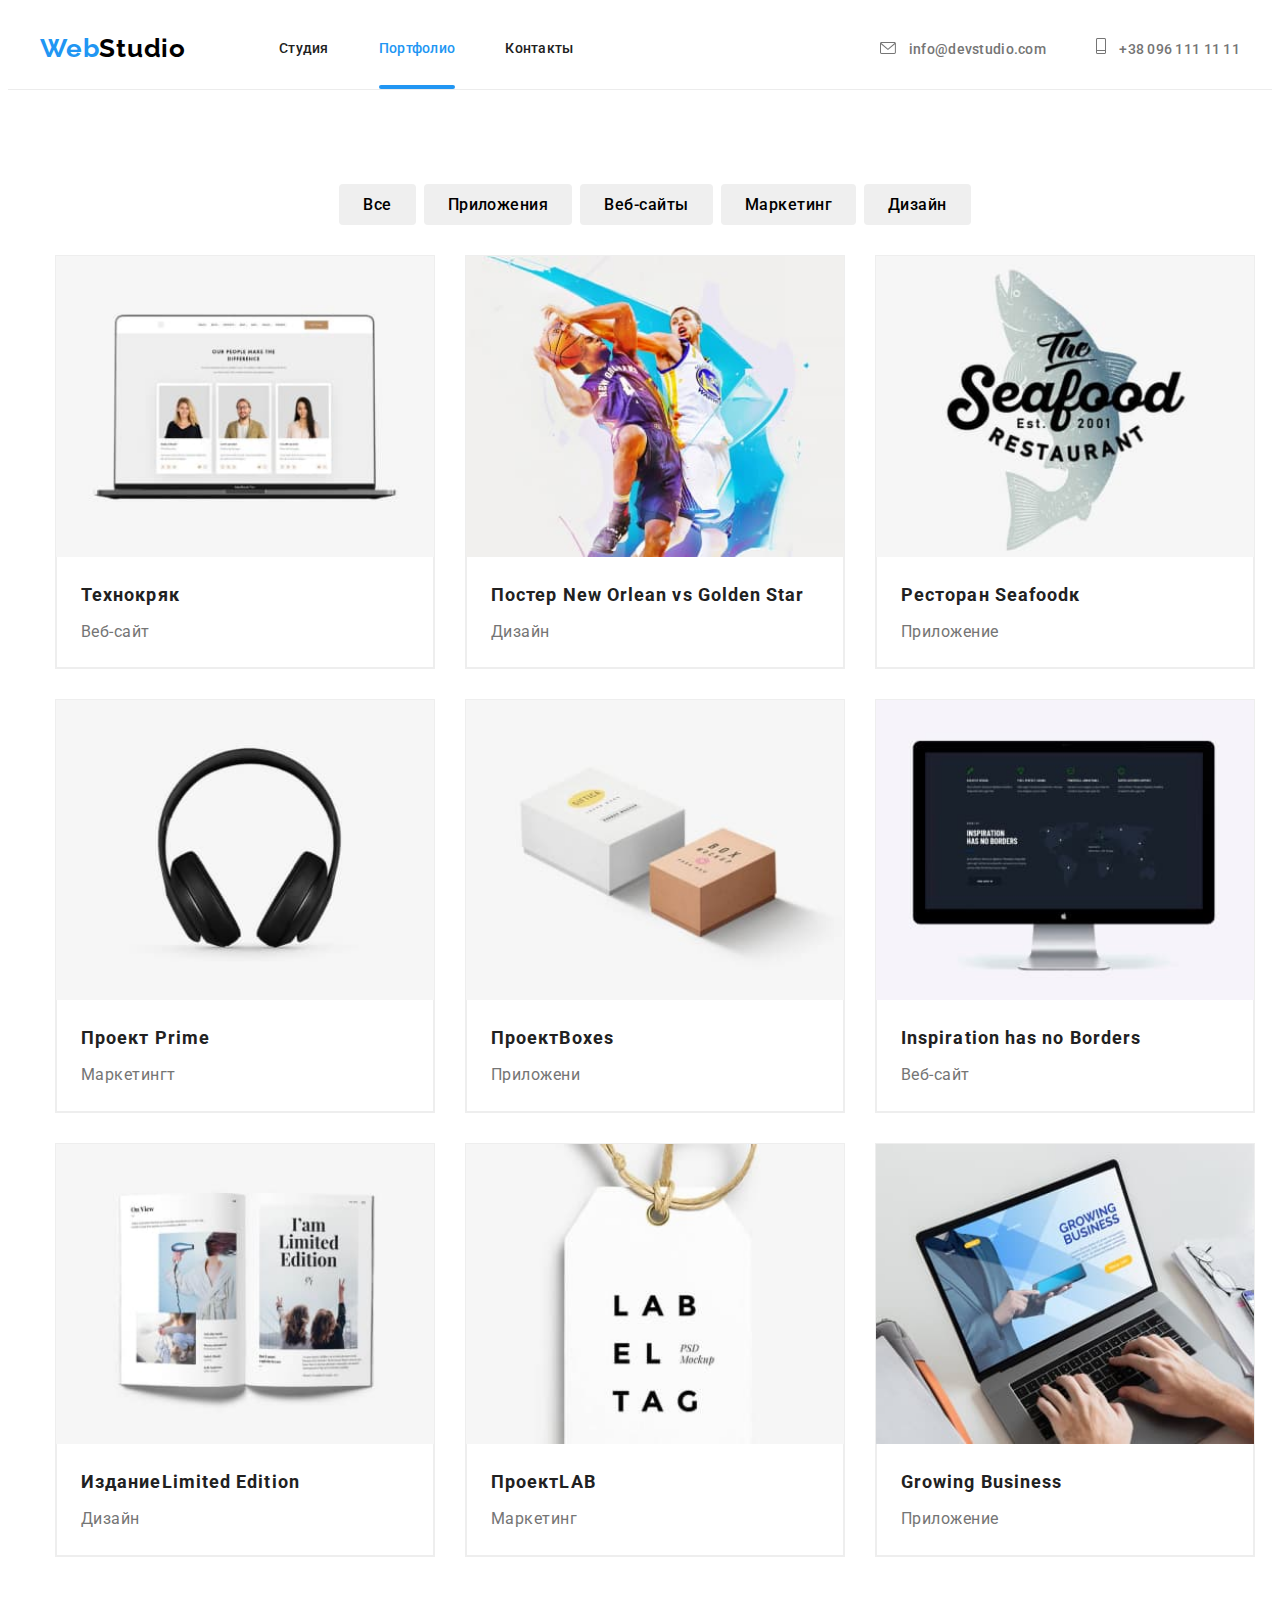
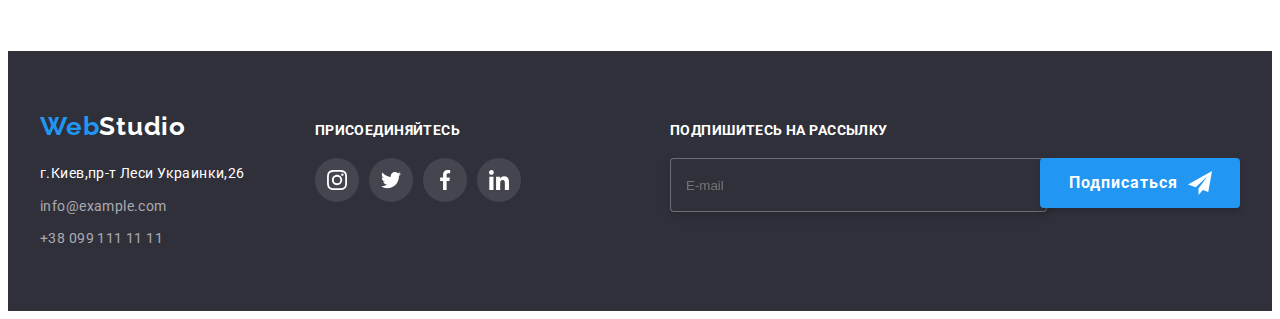
<file: portfolio.html>
<!DOCTYPE html>
<html lang="en">

<head>
    <meta charset="UTF-8">
    <meta http-equiv="X-UA-Compatible" content="IE=edge">
    <meta name="viewport" content="width=device-width, initial-scale=1.0">
    <title>Document</title>
    <link rel="stylesheet" href="https://cdnjs.cloudflare.com/ajax/libs/modern-normalize/1.1.0/modern-normalize.min.css"
        integrity="sha512-wpPYUAdjBVSE4KJnH1VR1HeZfpl1ub8YT/NKx4PuQ5NmX2tKuGu6U/JRp5y+Y8XG2tV+wKQpNHVUX03MfMFn9Q=="
        crossorigin="anonymous" referrerpolicy="no-referrer" />
    <link rel="preconnect" href="https://fonts.googleapis.com">
    <link rel="preconnect" href="https://fonts.gstatic.com" crossorigin>
    <link
        href="https://fonts.googleapis.com/css2?family=Raleway:wght@700&family=Roboto:wght@400;500;700;900&display=swap"
        rel="stylesheet">
    <link rel="stylesheet" href="/css/main.min.css">
</head>

<body>
    <header class="header">
        <div class="container header-container">
            <a class="logo" href="">
                <span class="logo__label">Web</span><span class="logo__label logo__label--black">Studio</span>
            </a>
            <nav class="menu">
                <ul class="menu__list">
                    <li class="menu__item"><a class="menu__link" href="./index.html">Cтудия</a></li>
                    <li class="menu__item"><a class="menu__link menu__link--current" href="/">Портфолио</a></li>
                    <li class="menu__item"><a class="menu__link" href="/">Контакты</a></li>
                </ul>
            </nav>
            <ul class="auth__nav">
                <li class="auth-nav__item"><a class="auth-nav__link" href="malito:info@devstudio.com">
                        <svg class="auth-nav__icon" width="16" height="12">
                            <use href="./img/icons.svg#icon-phone"></use>
                        </svg>
                        info@devstudio.com</a>
                </li>
                <li class="auth-nav__item"><a class="auth-nav__link" href="tel:+380961111111">
                        <svg class="auth-nav__icon" width="10" height="16">
                            <use href="./img/icons.svg#icon-mobile"></use>
                        </svg>
                        +38 096 111 11 11</a></li>
            </ul>
            <button type="button" class="header_mobile-btn js-open-menu" data-menu-open>
                <svg width="24" height="16" class="header_mob-menu-icon">
                    <use href="./img/icons.svg#icon-menu_24px"></use>
                </svg>
            </button>
            <div class="mob-menu mob__container is-hidden" data-menu>
                <div class="mob-menu__top">
                    <button class="close-mob-menu js-close-menu " data-menu-close>
                        <svg width="19" height="19" class="header_mob-menu-icon">
                            <use href="./img/icons.svg#icon-close_24px"></use>
                        </svg>
                    </button>
                    <ul class="mob-menu__link">
                        <li class="list"><a href="./index.html" class="link">Студия</a></li>
                        <li class="list"><a href="" class="link">Портфолио</a></li>
                        <li class="list"><a href="" class="link">Контакты</a></li>
                    </ul>
                </div>
                <div class="mob-menu__bottom">
                    <ul class="mob-menu__contact">
                        <li class="list"><a href="" class="link">+38 096 111 11 11</a></li>
                        <li class="list"><a href="" class="link">info@devstudio.com</a></li>
                    </ul>
                    <ul class="mob-menu__footer">
                        <li class="list"><a href="" class="link">Instagram</a></li>
                        <li class="list"><a href="" class="link">Twitter</a></li>
                        <li class="list"><a href="" class="link">Facebook</a></li>
                        <li class="list"><a href="" class="link">LinkedIn</a></li>
                    </ul>
                </div>
            </div>

        </div>
    </header>
    <main>
        <!-- FILTER -->
        <section class="section">
            <div class="container">
                <h1 class="caption">Портфолио</h1>
                <ul class="filter__list">
                    <li class="filter__item"><button class="filter__button" type="button">Все</button></li>
                    <li class="filter__item"><button class="filter__button" type="button">Приложения</button></li>
                    <li class="filter__item"><button class="filter__button" type="button">Веб-сайты</button></li>
                    <li class="filter__item"><button class="filter__button" type="button">Маркетинг</button></li>
                    <li class="filter__item"><button class="filter__button" type="button">Дизайн</button></li>
                </ul>
                <!-- EXAMPLE-->
                <ul class="example__list">
                    <li class="example__item">
                        <a class="example__link" href="">
                            <div class="example__thumb">
                                <div class="example__thumb-item">
                                    <p class="example__thumb-text">Технокряк это современная площадка распространения
                                        коронавируса.
                                        Компании используют
                                        эту платформу для цифрового
                                        шпионажа и атак на защищённые сервера конкурентов.</p>
                                </div>
                                <picture>
                                    <source srcset="./img/project-1.jpg 1x, ./img/project-1-2x.jpg 2x"
                                        media="(min-width:1200px)">
                                    <source
                                        srcset=" ./img/img-project-tab/project-1-tab-1x.jpg 1x, ./img/img-project-tab/project-1-tab-2x.jpg 2x"
                                        media="(min-width:768px)">
                                    <source
                                        srcset="./img/img-project-mob/project-1-mob-1x.jpg 1x, ./img/img-project-mob/project-1-mob-2x.jpg 2x"
                                        media="(min-width:320px)">
                                </picture>
                                <img srcset="./img/project-1.jpg 1x, ./img/project-1-2x.jpg 2x" src="/img/project-1.jpg"
                                    alt="Веб-сайт" width="370">
                            </div>
                            <div class="example__border">
                                <h2 class="example__border-title">Технокряк</h2>
                                <p class="example__border-text">Веб-сайт</p>
                            </div>
                        </a>
                    </li>
                    <li class="example__item">
                        <a class="example__link" href="">
                            <div class="example__thumb">
                                <div class="example__thumb-item">
                                    <p class="example__thumb-text">Технокряк это современная площадка распространения
                                        коронавируса.
                                        Компании используют
                                        эту платформу для цифрового
                                        шпионажа и атак на защищённые сервера конкурентов.</p>
                                </div>
                                <picture>
                                    <source srcset="./img/project-2.jpg 1x, ./img/project-2-2x.jpg 2x"
                                        media="(min-width:1200px)">
                                    <source
                                        srcset=" ./img/img-project-tab/project-2-tab-1x.jpg 1x, ./img/img-project-tab/project-2-tab-2x.jpg 2x"
                                        media="(min-width:768px)">
                                    <source
                                        srcset="./img/img-project-mob/project-2-mob-1x.jpg 1x, ./img/img-project-mob/project-2-mob-2x.jpg 2x"
                                        media="(min-width:320px)">
                                </picture>
                                <img srcset="./img/project-2.jpg 1x, ./img/project-2-2x.jpg 2x" src="/img/project-2.jpg"
                                    alt="Дизайн" width="370">
                            </div>
                            <div class="example__border">
                                <h2 class="example__border-title">Постер <span lang="en"> New Orlean vs Golden
                                        Star</span></h2>
                                <p class="example__border-text">Дизайн</p>
                            </div>
                        </a>
                    </li>
                    <li class="example__item">
                        <a class="example__link" href="">
                            <div class="example__thumb">
                                <div class="example__thumb-item">
                                    <p class="example__thumb-text">Технокряк это современная площадка распространения
                                        коронавируса.
                                        Компании используют
                                        эту платформу для цифрового
                                        шпионажа и атак на защищённые сервера конкурентов.</p>
                                </div>
                                <picture>
                                    <source srcset="./img/project-3.jpg 1x, ./img/project-3-2x.jpg 2x"
                                        media="(min-width:1200px)">
                                    <source
                                        srcset=" ./img/img-project-tab/project-3-tab-1x.jpg 1x, ./img/img-project-tab/project-3-tab-2x.jpg 2x"
                                        media="(min-width:768px)">
                                    <source
                                        srcset="./img/img-project-mob/project-3-mob-1x.jpg 1x, ./img/img-project-mob/project-3-mob-2x.jpg 2x"
                                        media="(min-width:320px)">
                                </picture>
                                <img srcset="./img/project-3.jpg 1x, ./img/project-3-2x.jpg 2x" src="/img/project-3.jpg"
                                    alt="Приложения" width="370">
                            </div>
                            <div class="example__border">
                                <h2 class="example__border-title">Ресторан <span lang="en">Seafoodк</span></h2>
                                <p class="example__border-text">Приложение</p>
                            </div>
                        </a>
                    </li>
                    <li class="example__item">
                        <a class="example__link" href="">
                            <div class="example__thumb">
                                <div class="example__thumb-item">
                                    <p class="example__thumb-text">Технокряк это современная площадка распространения
                                        коронавируса.
                                        Компании используют
                                        эту платформу для цифрового
                                        шпионажа и атак на защищённые сервера конкурентов.</p>
                                </div>
                                <picture>
                                    <source srcset="./img/project-4.jpg 1x, ./img/project-4-2x.jpg 2x"
                                        media="(min-width:1200px)">
                                    <source
                                        srcset=" ./img/img-project-tab/project-4-tab-1x.jpg 1x, ./img/img-project-tab/project-4-tab-2x.jpg 2x"
                                        media="(min-width:768px)">
                                    <source
                                        srcset="./img/img-project-mob/project-4-mob-1x.jpg 1x, ./img/img-project-mob/project-4-mob-2x.jpg 2x"
                                        media="(min-width:320px)">
                                </picture>
                                <img srcset="./img/project-4.jpg 1x, ./img/project-4-2x.jpg 2x" src="/img/project-4.jpg"
                                    alt="Маркетинг" width="370">
                            </div>
                            <div class="example__border">
                                <h2 class="example__border-title">Проект <span lang="en">Prime</span></h2>
                                <p class="example__border-text">Маркетингт</p>
                            </div>
                        </a>
                    </li>
                    <li class="example__item">
                        <a class="example__link" href="">
                            <div class="example__thumb">
                                <div class="example__thumb-item">
                                    <p class="example__thumb-text">Технокряк это современная площадка распространения
                                        коронавируса.
                                        Компании используют
                                        эту платформу для цифрового
                                        шпионажа и атак на защищённые сервера конкурентов.</p>
                                </div>
                                <picture>
                                    <source srcset="./img/project-5.jpg 1x, ./img/project-5-2x.jpg 2x"
                                        media="(min-width:1200px)">
                                    <source
                                        srcset=" ./img/img-project-tab/project-5-tab-1x.jpg 1x, ./img/img-project-tab/project-5-tab-2x.jpg 2x"
                                        media="(min-width:768px)">
                                    <source
                                        srcset="./img/img-project-mob/project-5-mob-1x.jpg 1x, ./img/img-project-mob/project-5-mob-2x.jpg 2x"
                                        media="(min-width:320px)">
                                </picture>
                                <img srcset="./img/project-5.jpg 1x, ./img/project-5-2x.jpg 2x"
                                    src=" /img/project-5.jpg" alt="Приложения" width="370">
                            </div>
                            <div class="example__border">
                                <h2 class="example__border-title">Проект<span lang="en">Boxes</span></h2>
                                <p class="example__border-text">Приложени</p>
                            </div>
                        </a>
                    </li>
                    <li class="example__item">
                        <a class="example__link" href="">
                            <div class="example__thumb">
                                <div class="example__thumb-item">
                                    <p class="example__thumb-text">Технокряк это современная площадка распространения
                                        коронавируса.
                                        Компании используют
                                        эту платформу для цифрового
                                        шпионажа и атак на защищённые сервера конкурентов.</p>
                                </div>
                                <picture>
                                    <source srcset="./img/project-6.jpg 1x, ./img/project-6-2x.jpg 2x"
                                        media="(min-width:1200px)">
                                    <source
                                        srcset=" ./img/img-project-tab/project-6-tab-1x.jpg 1x, ./img/img-project-tab/project-6-tab-2x.jpg 2x"
                                        media="(min-width:768px)">
                                    <source
                                        srcset="./img/img-project-mob/project-6-mob-1x.jpg 1x, ./img/img-project-mob/project-6-mob-2x.jpg 2x"
                                        media="(min-width:320px)">
                                </picture>
                                <img srcset="./img/project-6.jpg 1x, ./img/project-6-2x.jpg 2x" src="/img/project-6.jpg"
                                    alt="Веб-сайт" width="370">
                            </div>
                            <div class="example__border">
                                <h2 lang="en" class="example__border-title">Inspiration has no Borders</h2>
                                <p class="example__border-text">Веб-сайт</p>
                            </div>
                        </a>
                    </li>
                    <li class="example__item">
                        <a class="example__link" href="">
                            <div class="example__thumb">
                                <div class="example__thumb-item">
                                    <p class="example__thumb-text">Технокряк это современная площадка распространения
                                        коронавируса.
                                        Компании используют
                                        эту платформу для цифрового
                                        шпионажа и атак на защищённые сервера конкурентов.</p>
                                </div>
                                <picture>
                                    <source srcset="./img/project-7.jpg 1x, ./img/project-7-2x.jpg 2x"
                                        media="(min-width:1200px)">
                                    <source
                                        srcset=" ./img/img-project-tab/project-7-tab-1x.jpg 1x, ./img/img-project-tab/project-7-tab-2x.jpg 2x"
                                        media="(min-width:768px)">
                                    <source
                                        srcset="./img/img-project-mob/project-7-mob-1x.jpg 1x, ./img/img-project-mob/project-7-mob-2x.jpg 2x"
                                        media="(min-width:320px)">
                                </picture>
                                <img srcset="./img/project-7.jpg 1x, ./img/project-7-2x.jpg 2x"
                                    src=" /img/project-7.jpg" alt="Дизайн" width="370">
                            </div>
                            <div class="example__border">
                                <h2 class="example__border-title">Издание<span lang="en">Limited Edition</span></h2>
                                <p class="example__border-text">Дизайн</p>
                            </div>
                        </a>
                    </li>
                    <li class="example__item">
                        <a class="example__link" href="">
                            <div class="example__thumb">
                                <div class="example__thumb-item">
                                    <p class="example__thumb-text">Технокряк это современная площадка распространения
                                        коронавируса.
                                        Компании используют
                                        эту платформу для цифрового
                                        шпионажа и атак на защищённые сервера конкурентов.</p>
                                </div>
                                <picture>
                                    <source srcset="./img/project-8.jpg 1x, ./img/project-8-2x.jpg 2x"
                                        media="(min-width:1200px)">
                                    <source
                                        srcset=" ./img/img-project-tab/project-8-tab-1x.jpg 1x, ./img/img-project-tab/project-8-tab-2x.jpg 2x"
                                        media="(min-width:768px)">
                                    <source
                                        srcset="./img/img-project-mob/project-8-mob-1x.jpg 1x, ./img/img-project-mob/project-8-mob-2x.jpg 2x"
                                        media="(min-width:320px)">
                                </picture>
                                <img srcset="./img/project-8.jpg 1x, ./img/project-8-2x.jpg 2x" src="/img/project-8.jpg"
                                    alt="Маркетинг" width="370">
                            </div>
                            <div class="example__border">
                                <h2 class="example__border-title">Проект<span lang="en">LAB</span></h2>
                                <p class="example__border-text">Маркетинг</p>
                            </div>
                        </a>
                    </li>
                    <li class="example__item">
                        <a class="example__link" href="">
                            <div class="example__thumb">
                                <div class="example__thumb-item">
                                    <p class="example__thumb-text">Технокряк это современная площадка распространения
                                        коронавируса.
                                        Компании используют
                                        эту платформу для цифрового
                                        шпионажа и атак на защищённые сервера конкурентов.</p>
                                </div>
                                <source srcset="./img/project-9.jpg 1x, ./img/project-9-2x.jpg 2x"
                                    media="(min-width:1200px)">
                                <source
                                    srcset=" ./img/img-project-tab/project-9-tab-1x.jpg 1x, ./img/img-project-tab/project-9-tab-2x.jpg 2x"
                                    media="(min-width:768px)">
                                <source
                                    srcset="./img/img-project-mob/project-9-mob-1x.jpg 1x, ./img/img-project-mob/project-9-mob-2x.jpg 2x"
                                    media="(min-width:320px)">
                                </picture>
                                <img srcset="./img/project-9.jpg 1x, ./img/project-9-2x.jpg 2x" src="/img/project-9.jpg"
                                    alt="Приложения" width="370">
                            </div>
                            <div class="example__border">
                                <h2 lang="en" class="example__border-title">Growing Business</h2>
                                <p class="example__border-text">Приложение</p>
                            </div>
                        </a>
                    </li>
                </ul>
            </div>
        </section>
    </main>
    <!-- FOOTER -->
    <footer class="section--footer">
        <div class="footer container">
            <div class="footer__logo">
                <a class="footer__link" href="/">
                    <span class="footer__logo-label">Web</span><span
                        class="footer__logo-label footer__logo-label--white">Studio</span>
                </a>
                <address class="address">
                    <ul class="address__list">
                        <li class="address__item">
                            <a class="address__link address__link--map" href="/">г.Киев,пр-т Леси Украинки,26</a>
                        </li>
                        <li class="address__item">
                            <a class="address__link" href="malito:info@example.com">info@example.com</a>
                        </li>
                        <li class="address__item">
                            <a class="address__link" href="tel:+380991111111">+38 099 111 11 11
                            </a>
                        </li>
                    </ul>
                </address>
            </div>
            <div class="social">
                <h3 class="social__title">ПРИСОЕДИНЯЙТЕСЬ</h3>
                <ul class="social__list">
                    <li class="social__item">
                        <a class="social__link" href="https://www.instagram.com">
                            <svg width="20" height="20">
                                <use href="./img/icons.svg#icon-instagram"></use>
                            </svg>
                        </a>
                    </li>
                    <li class="social__item">
                        <a class="social__link" href="https://twitter.com">
                            <svg width="20" height="20">
                                <use href="./img/icons.svg#icon-twitter"></use>
                            </svg>
                        </a>
                    </li>
                    <li class="social__item">
                        <a class="social__link" href="https://m.facebook.com">
                            <svg width="20" height="20">
                                <use href="./img/icons.svg#icon-facebook"></use>
                            </svg>
                        </a>
                    </li>
                    <li class="social__item">
                        <a class="social__link" href="https://www.linkedin.com">
                            <svg width="20" height="20">
                                <use href="./img/icons.svg#icon-linkedin"></use>
                            </svg>
                        </a>
                    </li>
                </ul>
            </div>
            <div class="subscribe">
                <h3 class="subscribe__title">ПОДПИШИТЕСЬ НА РАССЫЛКУ</h3>
                <form class="subscribe__form">
                    <label class="subscribe__lebel">
                        <input type="text" class="subscribe__input" name="name" placeholder="E-mail" />
                    </label>
                    <button type="submit" class="subscribe__button">Подписаться
                        <svg class="subscribe__icon" width="24" height="24">
                            <use href="./img/icons.svg#icon-send"></use>
                        </svg>
                    </button>
                </form>
            </div>
        </div>
    </footer>
    <script src="./js/menu.js"></script>
</body>

</html>
</file>
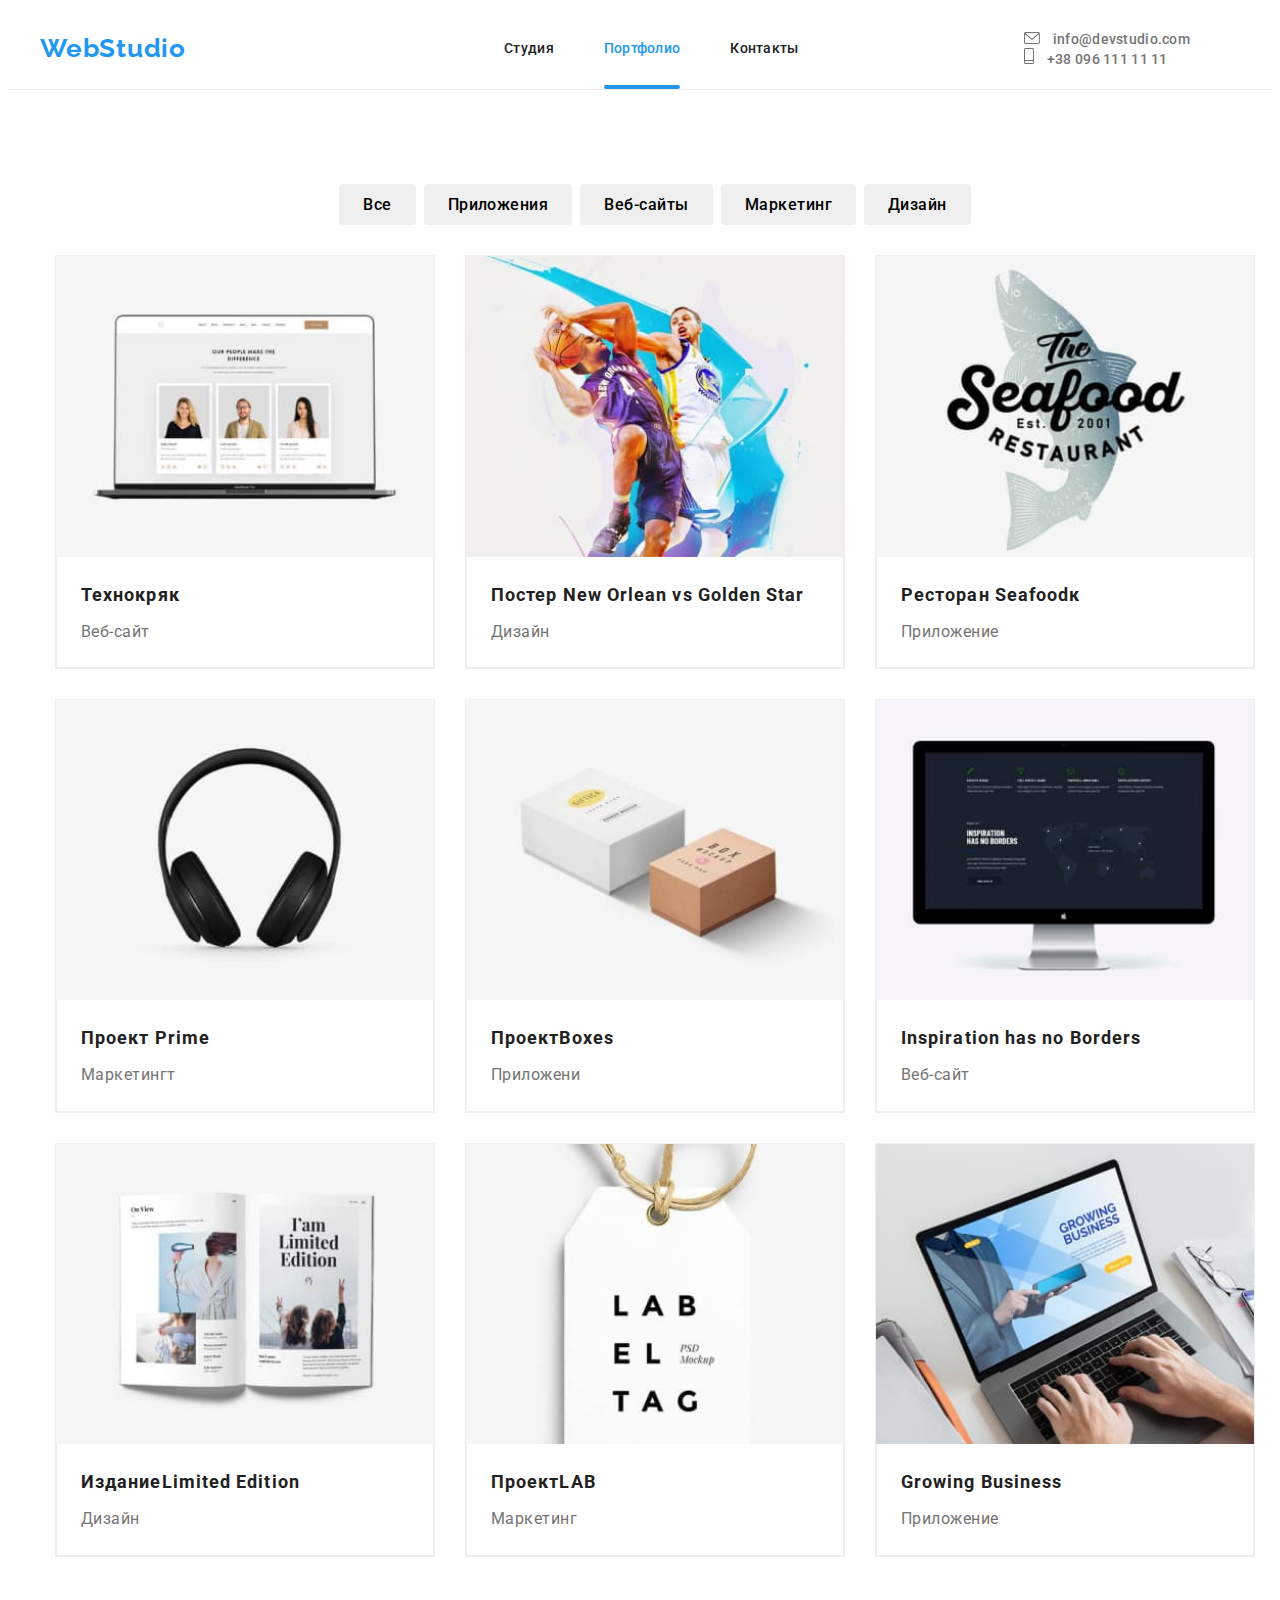
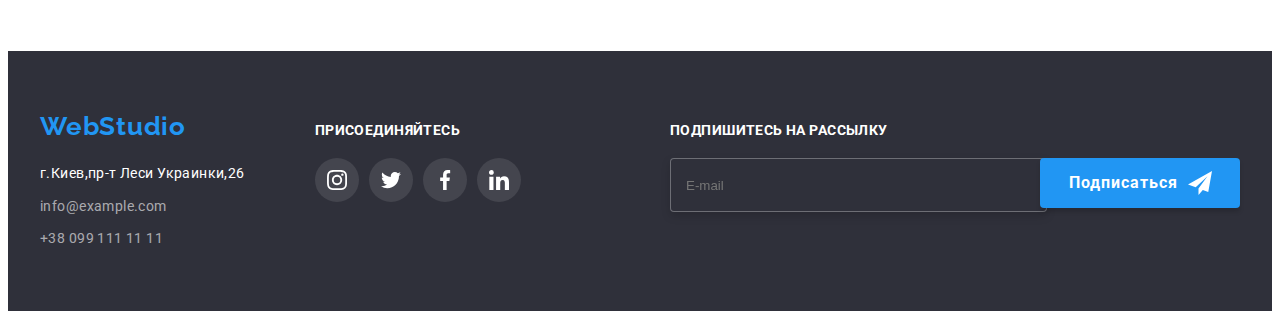
<file: goit-markup-hw-07/portfolio.html>
<!DOCTYPE html>
<html lang="en">

<head>
    <meta charset="UTF-8">
    <meta http-equiv="X-UA-Compatible" content="IE=edge">
    <meta name="viewport" content="width=device-width, initial-scale=1.0">
    <title>Document</title>
    <link rel="stylesheet" href="https://cdnjs.cloudflare.com/ajax/libs/modern-normalize/1.1.0/modern-normalize.min.css"
        integrity="sha512-wpPYUAdjBVSE4KJnH1VR1HeZfpl1ub8YT/NKx4PuQ5NmX2tKuGu6U/JRp5y+Y8XG2tV+wKQpNHVUX03MfMFn9Q=="
        crossorigin="anonymous" referrerpolicy="no-referrer" />
    <link rel="preconnect" href="https://fonts.googleapis.com">
    <link rel="preconnect" href="https://fonts.gstatic.com" crossorigin>
    <link
        href="https://fonts.googleapis.com/css2?family=Raleway:wght@700&family=Roboto:wght@400;500;700;900&display=swap"
        rel="stylesheet">
    <link rel="stylesheet" href="/css/main.min.css">
</head>

<body>
    <header class="header">
        <div class="container header-container">
            <a class="logo" href="">
                <span class="logo__label">Web</span><span class="logo__label logo__label--active">Studio</span>
            </a>
            <nav class="menu">
                <ul class="menu__list">
                    <li class="menu__item"><a class="menu__link" href="/">Cтудия</a></li>
                    <li class="menu__item"><a class="menu__link menu__link--current"
                            href="/portfolio.html">Портфолио</a></li>
                    <li class="menu__item"><a class="menu__link" href="/">Контакты</a></li>
                </ul>
            </nav>
            <ul class="auth-nav">
                <li class="auth-nav__item"><a class="auth-nav__link" href="malito:info@devstudio.com">
                        <svg class="auth-nav__icon" width="16" height="12">
                            <use href="./img/icons.svg#icon-phone"></use>
                        </svg>
                        info@devstudio.com</a>
                </li>
                <li class="auth-nav__item"><a class="auth-nav__link" href="tel:+380961111111">
                        <svg class="auth-nav__icon" width="10" height="16">
                            <use href="./img/icons.svg#icon-mobile"></use>
                        </svg>
                        +38 096 111 11 11</a></li>
            </ul>
        </div>
    </header>
    <main>
        <!-- FILTER -->
        <section class="section">
            <div class="container">
                <h1 class="caption">Портфолио</h1>
                <ul class="filter__list">
                    <li class="filter__item"><button class="filter__button" type="button">Все</button></li>
                    <li class="filter__item"><button class="filter__button" type="button">Приложения</button></li>
                    <li class="filter__item"><button class="filter__button" type="button">Веб-сайты</button></li>
                    <li class="filter__item"><button class="filter__button" type="button">Маркетинг</button></li>
                    <li class="filter__item"><button class="filter__button" type="button">Дизайн</button></li>
                </ul>
                <!-- EXAMPLE-->
                <ul class="example__list">
                    <li class="example__item">
                        <a class="example__link" href="">
                            <div class="example__thumb">
                                <div class="example__thumb-item">
                                    <p class="example__thumb-text">Технокряк это современная площадка распространения
                                        коронавируса.
                                        Компании используют
                                        эту платформу для цифрового
                                        шпионажа и атак на защищённые сервера конкурентов.</p>
                                </div>
                                <img src="/img/project-1.jpg" alt="Веб-сайт" width="370">
                            </div>
                            <div class="example__border">
                                <h2 class="example__border-title">Технокряк</h2>
                                <p class="example__border-text">Веб-сайт</p>
                            </div>
                        </a>
                    </li>
                    <li class="example__item">
                        <a class="example__link" href="">
                            <div class="example__thumb">
                                <div class="example__thumb-item">
                                    <p class="example__thumb-text">Технокряк это современная площадка распространения
                                        коронавируса.
                                        Компании используют
                                        эту платформу для цифрового
                                        шпионажа и атак на защищённые сервера конкурентов.</p>
                                </div>
                                <img src="/img/project-2.jpg" alt="Дизайн" width="370">
                            </div>
                            <div class="example__border">
                                <h2 class="example__border-title">Постер <span lang="en"> New Orlean vs Golden
                                        Star</span></h2>
                                <p class="example__border-text">Дизайн</p>
                            </div>
                        </a>
                    </li>
                    <li class="example__item">
                        <a class="example__link" href="">
                            <div class="example__thumb">
                                <div class="example__thumb-item">
                                    <p class="example__thumb-text">Технокряк это современная площадка распространения
                                        коронавируса.
                                        Компании используют
                                        эту платформу для цифрового
                                        шпионажа и атак на защищённые сервера конкурентов.</p>
                                </div>
                                <img src="/img/project-3.jpg" alt="Приложения" width="370">
                            </div>
                            <div class="example__border">
                                <h2 class="example__border-title">Ресторан <span lang="en">Seafoodк</span></h2>
                                <p class="example__border-text">Приложение</p>
                            </div>
                        </a>
                    </li>
                    <li class="example__item">
                        <a class="example__link" href="">
                            <div class="example__thumb">
                                <div class="example__thumb-item">
                                    <p class="example__thumb-text">Технокряк это современная площадка распространения
                                        коронавируса.
                                        Компании используют
                                        эту платформу для цифрового
                                        шпионажа и атак на защищённые сервера конкурентов.</p>
                                </div>
                                <img src="/img/project-4.jpg" alt="Маркетинг" width="370">
                            </div>
                            <div class="example__border">
                                <h2 class="example__border-title">Проект <span lang="en">Prime</span></h2>
                                <p class="example__border-text">Маркетингт</p>
                            </div>
                        </a>
                    </li>
                    <li class="example__item">
                        <a class="example__link" href="">
                            <div class="example__thumb">
                                <div class="example__thumb-item">
                                    <p class="example__thumb-text">Технокряк это современная площадка распространения
                                        коронавируса.
                                        Компании используют
                                        эту платформу для цифрового
                                        шпионажа и атак на защищённые сервера конкурентов.</p>
                                </div>
                                <img src="/img/project-5.jpg" alt="Приложения" width="370">
                            </div>
                            <div class="example__border">
                                <h2 class="example__border-title">Проект<span lang="en">Boxes</span></h2>
                                <p class="example__border-text">Приложени</p>
                            </div>
                        </a>
                    </li>
                    <li class="example__item">
                        <a class="example__link" href="">
                            <div class="example__thumb">
                                <div class="example__thumb-item">
                                    <p class="example__thumb-text">Технокряк это современная площадка распространения
                                        коронавируса.
                                        Компании используют
                                        эту платформу для цифрового
                                        шпионажа и атак на защищённые сервера конкурентов.</p>
                                </div>
                                <img src="/img/project-6.jpg" alt="Веб-сайт" width="370">
                            </div>
                            <div class="example__border">
                                <h2 lang="en" class="example__border-title">Inspiration has no Borders</h2>
                                <p class="example__border-text">Веб-сайт</p>
                            </div>
                        </a>
                    </li>
                    <li class="example__item">
                        <a class="example__link" href="">
                            <div class="example__thumb">
                                <div class="example__thumb-item">
                                    <p class="example__thumb-text">Технокряк это современная площадка распространения
                                        коронавируса.
                                        Компании используют
                                        эту платформу для цифрового
                                        шпионажа и атак на защищённые сервера конкурентов.</p>
                                </div>
                                <img src="/img/project-7.jpg" alt="Дизайн" width="370">
                            </div>
                            <div class="example__border">
                                <h2 class="example__border-title">Издание<span lang="en">Limited Edition</span></h2>
                                <p class="example__border-text">Дизайн</p>
                            </div>
                        </a>
                    </li>
                    <li class="example__item">
                        <a class="example__link" href="">
                            <div class="example__thumb">
                                <div class="example__thumb-item">
                                    <p class="example__thumb-text">Технокряк это современная площадка распространения
                                        коронавируса.
                                        Компании используют
                                        эту платформу для цифрового
                                        шпионажа и атак на защищённые сервера конкурентов.</p>
                                </div>
                                <img src="/img/project-8.jpg" alt="Маркетинг" width="370">
                            </div>
                            <div class="example__border">
                                <h2 class="example__border-title">Проект<span lang="en">LAB</span></h2>
                                <p class="example__border-text">Маркетинг</p>
                            </div>
                        </a>
                    </li>
                    <li class="example__item">
                        <a class="example__link" href="">
                            <div class="example__thumb">
                                <div class="example__thumb-item">
                                    <p class="example__thumb-text">Технокряк это современная площадка распространения
                                        коронавируса.
                                        Компании используют
                                        эту платформу для цифрового
                                        шпионажа и атак на защищённые сервера конкурентов.</p>
                                </div>
                                <img src="/img/project-9.jpg" alt="Приложения" width="370">
                            </div>
                            <div class="example__border">
                                <h2 lang="en" class="example__border-title">Growing Business</h2>
                                <p class="example__border-text">Приложение</p>
                            </div>
                        </a>
                    </li>
                </ul>
            </div>
        </section>
    </main>
    <!-- FOOTER -->
    <footer class="section--footer">
        <div class="footer container">
            <div class="footer__logo">
                <a class="footer__link" href="/">
                    <span class="footer__logo-label">Web</span><span
                        class="footer__logo-label footer__logo-label--active">Studio</span>
                </a>
                <address class="address">
                    <ul class="address__list">
                        <li class="address__item">
                            <a class="address__link address__link--map" href="/">г.Киев,пр-т Леси Украинки,26</a>
                        </li>
                        <li class="address__item">
                            <a class="address__link" href="malito:info@example.com">info@example.com</a>
                        </li>
                        <li class="address__item">
                            <a class="address__link" href="tel:+380991111111">+38 099 111 11 11
                            </a>
                        </li>
                    </ul>
                </address>
            </div>
            <div class="social">
                <h3 class="social__title">ПРИСОЕДИНЯЙТЕСЬ</h3>
                <ul class="social__list">
                    <li class="social__item">
                        <a class="social__link" href="https://www.instagram.com">
                            <svg width="20" height="20">
                                <use href="./img/icons.svg#icon-instagram"></use>
                            </svg>
                        </a>
                    </li>
                    <li class="social__item">
                        <a class="social__link" href="https://twitter.com">
                            <svg width="20" height="20">
                                <use href="./img/icons.svg#icon-twitter"></use>
                            </svg>
                        </a>
                    </li>
                    <li class="social__item">
                        <a class="social__link" href="https://m.facebook.com">
                            <svg width="20" height="20">
                                <use href="./img/icons.svg#icon-facebook"></use>
                            </svg>
                        </a>
                    </li>
                    <li class="social__item">
                        <a class="social__link" href="https://www.linkedin.com">
                            <svg width="20" height="20">
                                <use href="./img/icons.svg#icon-linkedin"></use>
                            </svg>
                        </a>
                    </li>
                </ul>
            </div>
            <div class="subscribe">
                <h3 class="subscribe__title">ПОДПИШИТЕСЬ НА РАССЫЛКУ</h3>
                <form class="subscribe__form">
                    <label class="subscribe__lebel">
                        <input type="text" class="subscribe__input" name="name" placeholder="E-mail" />
                    </label>
                    <button type="submit" class="subscribe__button">Подписаться
                        <svg class="subscribe__icon" width="24" height="24">
                            <use href="./img/icons.svg#icon-send"></use>
                        </svg>
                    </button>
                </form>
            </div>
        </div>
    </footer>
</body>

</html>
</file>
<file: css/main.min.css>
:root{--main-text-color: #212121;--second-text-color: #757575;--third-text-color: #2196f3;--fourth-text-color: #ffffff;--five-text-color: #000000;--six-text-color: rgba(255, 255, 255, 0.6);--background-text-color: #2f303a;--background-icon-color: #f5f4fa;--icon-color: #afb1b8;--border-color: #eeeeee;--transition--: 250ms cubic-bezier(0.4, 0, 0.2, 1)}p,h1,h2,h3,h4,h5,h6{margin:0}a{text-decoration:none;-webkit-transition:var(--transition--);transition:var(--transition--)}ul{margin:0;padding:0;list-style:none}button{cursor:pointer;-webkit-transition:var(--transition--);transition:var(--transition--)}img{display:block;max-width:100%;height:auto}.is-hidden{opacity:0;pointer-events:none;visibility:hidden}.link{text-decoration:none}.list{list-style-type:none}body{font-family:"Roboto","Raleway";color:var(--main-text-color)}.container{width:1200px;padding-left:15px;padding-right:15px;margin:0 auto}@media screen and (max-width: 479px){.container{width:479px}}@media screen and (min-width: 480px){.container{width:480px}}@media screen and (min-width: 768px){.container{width:768px}}@media screen and (min-width: 1200px){.container{width:1200px}}.section{padding-top:60px;padding-bottom:60px;margin:auto}@media screen and (min-width: 1200px){.section{width:1200px;padding-top:94px;padding-bottom:94px}}.pre__title{text-align:center}@media screen and (max-width: 479px){.pre__title{width:100%;font-weight:700;font-size:28px;line-height:calc(33 / 28);letter-spacing:.03em;text-align:center;margin-bottom:30px}}@media screen and (min-width: 480px){.pre__title{font-weight:700;font-size:28px;line-height:calc(33 / 28);letter-spacing:.03em;text-align:center;margin-bottom:30px}}@media screen and (min-width: 768px){.pre__title{margin-bottom:30px;width:100%;font-weight:700;font-size:28px;line-height:calc(33 / 28);letter-spacing:.03em;text-align:center}}@media screen and (min-width: 1200px){.pre__title{width:100%;font-weight:700;font-size:36px;line-height:1.2;letter-spacing:.03em;text-align:center;margin-bottom:50px}}.header{border-bottom:1px solid #ececec;color:var(--fourth-text-color)}@media screen and (max-width: 479px){.header{width:100%;padding-top:16px;padding-bottom:16px}}@media screen and (min-width: 480px){.header{padding-top:16px;padding-bottom:16px}}@media screen and (min-width: 768px){.header{padding:0px}}@media screen and (min-width: 1200px){.header{padding:0px}}.header-container{display:-webkit-box;display:-ms-flexbox;display:flex;-webkit-box-align:center;-ms-flex-align:center;align-items:center;-webkit-box-pack:justify;-ms-flex-pack:justify;justify-content:space-between}.logo{margin-right:93px}@media screen and (max-width: 479px){.logo{margin-right:0px}}.logo__label{color:var(--third-text-color);font-style:normal;font-family:Raleway;font-weight:700;font-size:26px;line-height:1.2;letter-spacing:.03em}.logo__label--black{color:var(--five-text-color)}.menu{display:-webkit-box;display:-ms-flexbox;display:flex;-webkit-box-align:center;-ms-flex-align:center;align-items:center;-webkit-transition:var(--transition--);transition:var(--transition--)}.menu__list{display:-webkit-box;display:-ms-flexbox;display:flex;-webkit-transition:var(--transition--);transition:var(--transition--)}.menu__item:not(:last-child){margin-right:50px}.menu__link{color:var(--main-text-color);font-weight:500;font-size:14px;line-height:1.2;letter-spacing:.02em;-webkit-transition:var(--transition--);transition:var(--transition--);padding-bottom:32px;padding-top:32px;display:block}.menu__link:hover,.menu__link:focus{color:var(--third-text-color)}@media screen and (max-width: 479px){.menu__link{display:none}}@media screen and (min-width: 480px)and (max-width: 767px){.menu__link{display:none}}.menu__link--current{position:relative;color:var(--third-text-color)}.menu__link--current::after{position:absolute;bottom:0px;content:"";display:block;width:100%;height:4px;background:var(--third-text-color);border-radius:2px;-webkit-transition:var(--transition--);transition:var(--transition--)}@media screen and (max-width: 479px){.menu__link--current{display:none}}@media screen and (min-width: 480px)and (max-width: 767px){.menu__link--current{display:none}}.auth__nav{display:-webkit-box;display:-ms-flexbox;display:flex;margin-left:auto;-webkit-box-align:center;-ms-flex-align:center;align-items:center}@media screen and (max-width: 479px){.auth__nav{display:none}}@media screen and (min-width: 480px)and (max-width: 767px){.auth__nav{display:none}}@media screen and (min-width: 768px)and (max-width: 1199px){.auth__nav{-webkit-box-orient:vertical;-webkit-box-direction:normal;-ms-flex-direction:column;flex-direction:column;-webkit-box-align:baseline;-ms-flex-align:baseline;align-items:baseline;margin-right:0px}}.auth-nav__icon{margin-right:10px;fill:currentColor}.auth-nav__item:not(:last-child){margin-right:50px}@media screen and (min-width: 768px)and (max-width: 1199px){.auth-nav__item:not(:last-child){margin-bottom:10px;margin-right:0px}}.auth-nav__link{color:var(--second-text-color);font-weight:500;font-size:14px;line-height:1.2;letter-spacing:.02em;-webkit-transition:var(--transition--);transition:var(--transition--)}.auth-nav__link:hover,.auth-nav__link:focus{color:var(--third-text-color)}@media screen and (max-width: 479px){.hero{background-image:-webkit-gradient(linear, left top, right top, from(rgba(47, 48, 58, 0.4)), to(rgba(47, 48, 58, 0.4))),url(../img/Header-mob-1x.jpg);background-image:linear-gradient(to right, rgba(47, 48, 58, 0.4), rgba(47, 48, 58, 0.4)),url(../img/Header-mob-1x.jpg);background-repeat:no-repeat;background-size:cover;background-position:center;padding-top:118px;padding-bottom:118px;margin:auto}}@media screen and (max-width: 479px)and (min-device-pixel-ratio: 2),screen and (max-width: 479px)and (-webkit-min-device-pixel-ratio: 2),screen and (max-width: 479px)and (min-resolution: 192dpi),screen and (max-width: 479px)and (min-resolution: 2dppx){.hero{background-image:url(../img/Header-mob-2x.jpg)}}@media screen and (min-width: 480px){.hero{width:100%;background-image:-webkit-gradient(linear, left top, right top, from(rgba(47, 48, 58, 0.4)), to(rgba(47, 48, 58, 0.4))),url(../img/Header-mob-1x.jpg);background-image:linear-gradient(to right, rgba(47, 48, 58, 0.4), rgba(47, 48, 58, 0.4)),url(../img/Header-mob-1x.jpg);background-repeat:no-repeat;background-size:cover;background-position:center;padding-top:118px;padding-bottom:118px}}@media screen and (min-width: 480px)and (min-device-pixel-ratio: 2),screen and (min-width: 480px)and (-webkit-min-device-pixel-ratio: 2),screen and (min-width: 480px)and (min-resolution: 192dpi),screen and (min-width: 480px)and (min-resolution: 2dppx){.hero{background-image:url(../img/Header-mob-2x.jpg)}}@media screen and (min-width: 768px){.hero{width:100%;background-image:-webkit-gradient(linear, left top, right top, from(rgba(47, 48, 58, 0.4)), to(rgba(47, 48, 58, 0.4))),url(/img/Header-tab-1x.jpg);background-image:linear-gradient(to right, rgba(47, 48, 58, 0.4), rgba(47, 48, 58, 0.4)),url(/img/Header-tab-1x.jpg);background-repeat:no-repeat;background-size:cover;background-position:center;padding-top:118px;padding-bottom:118px;margin:auto}}@media screen and (min-width: 768px)and (min-device-pixel-ratio: 2),screen and (min-width: 768px)and (-webkit-min-device-pixel-ratio: 2),screen and (min-width: 768px)and (min-resolution: 192dpi),screen and (min-width: 768px)and (min-resolution: 2dppx){.hero{background-image:url(../img/Header-tab-2x.jpg)}}@media screen and (min-width: 1200px){.hero{width:100%;max-width:1600px;padding-top:200px;padding-bottom:200px;margin:auto;background-image:-webkit-gradient(linear, left top, right top, from(rgba(47, 48, 58, 0.4)), to(rgba(47, 48, 58, 0.4))),url(../img/img-hero.jpg);background-image:linear-gradient(to right, rgba(47, 48, 58, 0.4), rgba(47, 48, 58, 0.4)),url(../img/img-hero.jpg);background-position:center;background-repeat:no-repeat;background-color:rgba(47,48,58,.4)}}@media screen and (min-width: 1200px)and (min-device-pixel-ratio: 2),screen and (min-width: 1200px)and (-webkit-min-device-pixel-ratio: 2),screen and (min-width: 1200px)and (min-resolution: 192dpi),screen and (min-width: 1200px)and (min-resolution: 2dppx){.hero{background-image:url(/img/img-hero-2x.jpg)}}.hero__title{text-align:center;color:var(--fourth-text-color)}@media screen and (max-width: 479px){.hero__title{width:100%}}@media screen and (min-width: 480px)and (max-width: 767px){.hero__title{width:100%;text-align:center;margin-left:auto;margin-right:auto;margin-bottom:30px;color:var(--fourth-text-color);font-weight:900;font-size:26px;line-height:calc(42 / 26);letter-spacing:.06em}}@media screen and (min-width: 768px){.hero__title{text-align:center;margin-left:auto;margin-right:auto;margin-bottom:30px;color:var(--fourth-text-color);font-weight:900;font-size:26px;line-height:calc(42 / 26);letter-spacing:.06em}}@media screen and (min-width: 1200px){.hero__title{margin-left:auto;margin-right:auto;margin-bottom:30px;color:var(--fourth-text-color);font-weight:900;font-size:44px;line-height:1.4;letter-spacing:.06em}}.hero__button{display:block;padding:10px 32px;border-radius:4px;margin-right:auto;margin-left:auto;border:none;background-color:var(--third-text-color);color:var(--fourth-text-color);font-family:inherit;font-weight:700;font-size:16px;line-height:1.9;letter-spacing:.06em;-webkit-transition:var(--transition--);transition:var(--transition--)}.hero__button:focus{color:var(--fourth-text-color)}.backdrop{position:fixed;top:0;left:0;width:100%;height:100%;background-color:rgba(0,0,0,.2);opacity:1;-webkit-transition:var(--transition--);transition:var(--transition--);z-index:1}.backdrop.is-hidden{opacity:0;pointer-events:none;visibility:hidden}.modal{width:100%;width:100%;position:absolute;top:50%;left:50%;-webkit-transform:translate(-50%, -50%);transform:translate(-50%, -50%);-webkit-transition:var(--transition--);transition:var(--transition--);max-width:528px;max-height:609px;background-color:var(--fourth-text-color);-webkit-box-shadow:0px 1px 3px rgba(0,0,0,.12),0px 1px 1px rgba(0,0,0,.14),0px 2px 1px rgba(0,0,0,.2);box-shadow:0px 1px 3px rgba(0,0,0,.12),0px 1px 1px rgba(0,0,0,.14),0px 2px 1px rgba(0,0,0,.2);border-radius:4px}@media screen and (max-width: 479px){.modal{width:450px;height:100%}}@media screen and (max-width: 767px){.modal{width:450px;height:100%}}@media screen and (min-width: 768px){.modal{width:450px;height:100%}}@media screen and (min-width: 1200px){.modal{width:528px;height:100%}}.modal__form{padding:40px}.modal__title{padding-bottom:30px;font-weight:700;font-size:20px;line-height:1.2;text-align:center;letter-spacing:.03em}.modal__field{position:relative;display:block;margin-bottom:28px}.modal__label{position:absolute;left:0;top:-15px;color:var(--second-text-color);font-size:12px;line-height:1.2;letter-spacing:.01em}.modal__input{width:100%;height:40px;margin:0;padding-left:42px;border:1px solid rgba(33,33,33,.2);border-radius:4px;outline:none;background-color:transparent;-webkit-transition:var(--transition--);transition:var(--transition--);cursor:pointer}.modal__input:focus+.modal__icon{fill:var(--third-text-color)}.modal__input:focus{border-color:var(--third-text-color)}.modal__icon{position:absolute;top:50%;-webkit-transform:translateY(-50%);transform:translateY(-50%);left:12px;-webkit-transition:var(--transition--);transition:var(--transition--)}.modal__textarea{position:relative;display:block;margin-bottom:20px}.modal__textarea-item{position:absolute;left:0;top:-15px;font-size:12px;line-height:1.2;letter-spacing:.01em;color:var(--second-text-color)}.modal__textarea-coment{width:100%;height:120px;padding:12px 16px;resize:none;border:1px solid rgba(33,33,33,.2);border-radius:4px;outline:none;-webkit-transition:var(--transition--);transition:var(--transition--);cursor:pointer}.modal__textarea-coment::-webkit-input-placeholder{font-size:12px;line-height:1.2;letter-spacing:.01em;color:rgba(117,117,117,.5)}.modal__textarea-coment::-moz-placeholder{font-size:12px;line-height:1.2;letter-spacing:.01em;color:rgba(117,117,117,.5)}.modal__textarea-coment:-ms-input-placeholder{font-size:12px;line-height:1.2;letter-spacing:.01em;color:rgba(117,117,117,.5)}.modal__textarea-coment::-ms-input-placeholder{font-size:12px;line-height:1.2;letter-spacing:.01em;color:rgba(117,117,117,.5)}.modal__textarea-coment::placeholder{font-size:12px;line-height:1.2;letter-spacing:.01em;color:rgba(117,117,117,.5)}.modal__textarea-coment:focus{border-color:var(--third-text-color)}.modal__submit{display:block;width:200px;height:50px;-webkit-box-shadow:0px 4px 4px rgba(0,0,0,.15);box-shadow:0px 4px 4px rgba(0,0,0,.15);border-radius:4px;color:var(--fourth-text-color);background-color:var(--third-text-color);border:none;font-family:inherit;font-weight:700;font-size:16px;line-height:1.9;letter-spacing:.06em;-webkit-transition:var(--transition--);transition:var(--transition--);margin-right:auto;margin-left:auto}.checkbox{position:relative;display:block;height:24px;margin-bottom:30px;-webkit-transition:var(--transition--);transition:var(--transition--)}.checkbox__input{position:absolute;-webkit-appearance:none;-moz-appearance:none;appearance:none;-webkit-transition:var(--transition--);transition:var(--transition--)}.checkbox__input:checked+.checkbox__icon{background-color:var(--third-text-color);background-size:contain;background-origin:border-box;border-color:var(--third-text-color)}.checkbox__input:checked~.checkbox__check-icon{opacity:1}.checkbox__text{display:block;position:absolute;left:22px;top:50%;-webkit-transform:translateY(-50%);transform:translateY(-50%);color:var(--second-text-color);line-height:calc(14 / 12);letter-spacing:.03em;font-size:12px}@media screen and (min-width: 1200px){.checkbox__text{display:block;position:absolute;left:22px;top:50%;-webkit-transform:translateY(-50%);transform:translateY(-50%);font-size:14px;line-height:calc(24 / 14);letter-spacing:.03em;color:var(--second-text-color)}}.checkbox__icon{position:absolute;display:block;left:0px;top:50%;-webkit-transform:translateY(-50%);transform:translateY(-50%);width:16px;height:15px;background-color:var(--fourth-text-color);border:2px solid var(--main-text-color);border-radius:2px;-webkit-transition:var(--transition--);transition:var(--transition--);border-color:var(--main-text-color)}.checkbox__check-icon{position:absolute;left:0px;top:50%;-webkit-transform:translateY(-50%);transform:translateY(-50%);z-index:1;opacity:0;-webkit-transition:var(--transition--);transition:var(--transition--);cursor:pointer}.checkbox__contract{color:var(--third-text-color);text-decoration:underline;-webkit-text-decoration-skip-ink:none;text-decoration-skip-ink:none}.modal__button{display:-webkit-box;display:-ms-flexbox;display:flex;position:absolute;width:30px;height:30px;top:8px;right:8px;border:1px solid rgba(0,0,0,.1);border-radius:50%;background-color:var(--fourth-text-color);-webkit-box-align:center;-ms-flex-align:center;align-items:center;cursor:pointer;-webkit-transition:var(--transition--);transition:var(--transition--)}.modal__button:hover{fill:var(--third-text-color)}.feature{margin:0 auto;-webkit-box-pack:center;-ms-flex-pack:center;justify-content:center}@media screen and (min-width: 768px){.feature{width:768px;display:-webkit-box;display:-ms-flexbox;display:flex;-ms-flex-wrap:wrap;flex-wrap:wrap;margin:0px}}@media screen and (min-width: 1200px){.feature{width:1200px;display:-webkit-box;display:-ms-flexbox;display:flex;-webkit-box-pack:center;-ms-flex-pack:center;justify-content:center;-webkit-box-align:center;-ms-flex-align:center;align-items:center}}.feature__icon{display:-webkit-box;display:-ms-flexbox;display:flex;-webkit-box-pack:center;-ms-flex-pack:center;justify-content:center;-webkit-box-align:center;-ms-flex-align:center;align-items:center;height:120px;margin-bottom:30px;border-radius:4px;background-color:var(--background-icon-color)}@media screen and (min-width: 1200px){.feature__icon{height:120px}}.feature__title{color:var(--main-text-color);font-weight:700;font-size:14px;line-height:1.2;letter-spacing:.03em}@media screen and (max-width: 479px){.feature__title{width:100%;text-align:center}}@media screen and (min-width: 480px){.feature__title{width:100%;text-align:center}}@media screen and (min-width: 768px){.feature__title{text-align:start;color:var(--main-text-color);font-weight:700;font-size:14px;line-height:1.2;letter-spacing:.03em}}@media screen and (min-width: 1200px){.feature__title{text-align:start;color:var(--main-text-color);font-weight:700;font-size:14px;line-height:1.2;letter-spacing:.03em}}@media screen and (min-width: 480px){.feature__item{width:100%;margin-bottom:30px}}@media screen and (min-width: 768px){.feature__item{width:calc(100% / 2 - 30px);margin-right:30px;margin-bottom:30px}.feature__item:nth-child(2n){margin-right:0px}}@media screen and (min-width: 1200px){.feature__item{width:calc(100% / 4 - 30px);margin-right:30px}.feature__item:not(:last-child){margin-right:30px}}.feature__text{margin-top:10px;color:var(--second-text-color);font-size:14px;line-height:1.7;letter-spacing:.03em}.section--activity{padding-bottom:94px}@media screen and (max-width: 479px){.section--activity{display:none}}@media screen and (min-width: 480px)and (max-width: 1198px){.section--activity{display:none}}.activity__list{display:-webkit-box;display:-ms-flexbox;display:flex;-webkit-box-pack:center;-ms-flex-pack:center;justify-content:center}.activity__item:not(:last-child){margin-right:30px}.activity__thumb{position:relative}.activity__thumb-product{position:absolute;color:var(--fourth-text-color);font-weight:700;font-size:14px;line-height:1.2;letter-spacing:.03em}.activity__thumb-box{position:absolute;display:-webkit-box;display:-ms-flexbox;display:flex;-webkit-box-pack:center;-ms-flex-pack:center;justify-content:center;-webkit-box-align:center;-ms-flex-align:center;align-items:center;width:100%;height:60px;bottom:0;background:rgba(47,48,58,.8)}img{width:100%}.section--comand{background-color:var(--background-icon-color);padding-top:60px;padding-bottom:60px}@media screen and (min-width: 1200px){.section--comand{padding-top:94px;padding-bottom:94px}}@media screen and (min-width: 768px){.comand__list{width:768px;display:-webkit-box;display:-ms-flexbox;display:flex;-ms-flex-wrap:wrap;flex-wrap:wrap;margin:0 auto}}@media screen and (min-width: 1200px){.comand__list{width:1200px;display:-webkit-box;display:-ms-flexbox;display:flex}}.comand__list-item{margin-bottom:30px;background-color:var(--fourth-text-color);-webkit-box-shadow:0px 1px 3px rgba(0,0,0,.12),0px 1px 1px rgba(0,0,0,.14),0px 2px 1px rgba(0,0,0,.2);box-shadow:0px 1px 3px rgba(0,0,0,.12),0px 1px 1px rgba(0,0,0,.14),0px 2px 1px rgba(0,0,0,.2);border-radius:0px 0px 4px 4px;-webkit-transition:var(--transition--);transition:var(--transition--)}@media screen and (min-width: 480px){.comand__list-item{width:100%}}@media screen and (min-width: 768px){.comand__list-item{width:calc(100% / 2 - 30px);margin-right:30px}.comand__list-item:nth-child(2n){margin-right:0px;margin-bottom:30px}}@media screen and (min-width: 1200px){.comand__list-item{width:calc(100% / 4 - 30px);margin-bottom:0px;margin-right:30px}.comand__list-item:nth-child(n+1){margin-right:30px;margin-bottom:0px}.comand__list-item:last-child{margin-right:0px;margin-bottom:0px}}.comand__thumb{padding-top:30px;padding-bottom:30px}.comand__thumb-title{text-align:center;color:var(--main-text-color);font-weight:500;font-size:16px;line-height:1.2;letter-spacing:.03em}.comand__thumb-text{margin-top:10px;text-align:center;color:var(--second-text-color);font-size:16px;line-height:1.7;letter-spacing:.03em}.comand__icon{width:206px;height:44px;margin-right:auto;margin-left:auto;margin-top:16px}.comand__icon-list{display:-webkit-box;display:-ms-flexbox;display:flex;-webkit-box-pack:justify;-ms-flex-pack:justify;justify-content:space-between;text-align:center;-webkit-box-align:center;-ms-flex-align:center;align-items:center}.comand__icon-item{display:-webkit-box;display:-ms-flexbox;display:flex;-webkit-box-pack:center;-ms-flex-pack:center;justify-content:center;margin-right:10px;background-color:var(--fourth-text-color)}.comand__icon-item:last-child{margin-right:0px}.comand__icon-link{display:-webkit-box;display:-ms-flexbox;display:flex;-webkit-box-pack:center;-ms-flex-pack:center;justify-content:center;-webkit-box-align:center;-ms-flex-align:center;align-items:center;width:44px;height:44px;border-radius:50%;fill:var(--icon-color);-webkit-transition:var(--transition--);transition:var(--transition--)}.comand__icon-link:hover,.comand__icon-link:focus{fill:var(--fourth-text-color);background-color:var(--third-text-color)}@media screen and (max-width: 479px){.client__list{width:100%;display:-webkit-box;display:-ms-flexbox;display:flex;-ms-flex-wrap:wrap;flex-wrap:wrap;-webkit-box-pack:justify;-ms-flex-pack:justify;justify-content:space-between}}@media screen and (min-width: 480px){.client__list{width:100%;display:-webkit-box;display:-ms-flexbox;display:flex;-ms-flex-wrap:wrap;flex-wrap:wrap;-webkit-box-pack:justify;-ms-flex-pack:justify;justify-content:space-between}}@media screen and (min-width: 768px){.client__list{width:100%;display:-webkit-box;display:-ms-flexbox;display:flex;-ms-flex-wrap:wrap;flex-wrap:wrap;-webkit-box-pack:justify;-ms-flex-pack:justify;justify-content:space-between}}@media screen and (min-width: 1200px){.client__list{width:100%;display:-webkit-box;display:-ms-flexbox;display:flex;-ms-flex-wrap:nowrap;flex-wrap:nowrap;-webkit-box-pack:justify;-ms-flex-pack:justify;justify-content:space-between}}.client__logo{margin-bottom:30px}@media screen and (max-width: 479px){.client__logo{width:210px;height:92px;display:-webkit-box;display:-ms-flexbox;display:flex;-webkit-box-align:center;-ms-flex-align:center;align-items:center;-webkit-box-pack:center;-ms-flex-pack:center;justify-content:center;text-align:center;margin-bottom:30px}.client__logo:nth-child(n+5){margin-bottom:0px}.client__logo:nth-child(n+6){margin-bottom:0px}}@media screen and (min-width: 480px){.client__logo{height:92px;width:210px;display:-webkit-box;display:-ms-flexbox;display:flex;-webkit-box-align:center;-ms-flex-align:center;align-items:center;-webkit-box-pack:center;-ms-flex-pack:center;justify-content:center;text-align:center;margin-bottom:30px}.client__logo:nth-child(n+5){margin-bottom:0px}.client__logo:nth-child(n+6){margin-bottom:0px}}@media screen and (min-width: 768px){.client__logo{width:226px;height:92px;margin-bottom:30px}.client__logo:nth-child(n+4){margin-bottom:0px}.client__logo:nth-child(n+5){margin-bottom:0px}.client__logo:nth-child(n+6){margin-bottom:0px}}@media screen and (min-width: 1200px){.client__logo{width:170px;height:92px;margin-right:30px;margin-bottom:0px;-webkit-box-align:center;-ms-flex-align:center;align-items:center;-webkit-box-pack:center;-ms-flex-pack:center;justify-content:center;text-align:center}.client__logo:last-child{margin-right:0px}}.client__link{width:100%;height:100%;display:-webkit-box;display:-ms-flexbox;display:flex;-webkit-box-align:center;-ms-flex-align:center;align-items:center;-webkit-box-pack:center;-ms-flex-pack:center;justify-content:center;align-items:center;border:1px solid #afb1b8;border-radius:4px;color:var(--icon-color);-webkit-transition:var(--transition--);transition:var(--transition--)}.client__link:hover,.client__link:focus{color:var(--third-text-color);border-color:var(--third-text-color)}.client__icon{fill:currentColor}.section--footer{padding-top:60px;padding-bottom:60px;margin-left:auto;margin-right:auto;background-color:var(--background-text-color);font-style:normal}.footer{display:-webkit-box;display:-ms-flexbox;display:flex;-webkit-box-align:baseline;-ms-flex-align:baseline;align-items:baseline}@media screen and (max-width: 479px){.footer{width:100%;-webkit-box-align:center;-ms-flex-align:center;align-items:center;-webkit-box-orient:vertical;-webkit-box-direction:normal;-ms-flex-direction:column;flex-direction:column;text-align:center}}@media screen and (min-width: 480px)and (max-width: 767px){.footer{-webkit-box-align:center;-ms-flex-align:center;align-items:center;-webkit-box-orient:vertical;-webkit-box-direction:normal;-ms-flex-direction:column;flex-direction:column;text-align:center}}@media screen and (min-width: 768px){.footer{width:768px;-ms-flex-wrap:wrap;flex-wrap:wrap;-webkit-box-pack:center;-ms-flex-pack:center;justify-content:center;text-align:center}}@media screen and (min-width: 1200px){.footer{width:1200px;display:-webkit-box;display:-ms-flexbox;display:flex;-webkit-box-align:baseline;-ms-flex-align:baseline;align-items:baseline}}@media screen and (max-width: 479px){.footer__logo{margin:0px}}@media screen and (min-width: 480px)and (max-width: 767px){.footer__logo{margin:0px}}@media screen and (min-width: 768px){.footer__logo{margin:0px}}@media screen and (min-width: 1200px){.footer__logo{text-align:start;margin:0px}}.footer__logo-label{color:var(--third-text-color);font-style:normal;font-family:Raleway;font-weight:700;font-size:26px;line-height:1.2;letter-spacing:.03em}.footer__logo-label--white{color:var(--fourth-text-color)}.address{-webkit-box-align:center;-ms-flex-align:center;align-items:center}@media screen and (max-width: 479px){.address{margin-bottom:60px;text-align:center}}@media screen and (min-width: 480px)and (max-width: 767px){.address{margin-bottom:60px;text-align:center}}@media screen and (min-width: 768px){.address{margin-bottom:60px;text-align:center}}@media screen and (min-width: 1200px){.address{text-align:start;margin-bottom:0px}}.address__list{margin-top:20px}.address__item:not(:last-child){margin-bottom:9px}.address__link{color:var(--six-text-color);font-style:normal;font-size:14px;line-height:1.7;letter-spacing:.03em;-webkit-transition:var(--transition--);transition:var(--transition--)}.address__link:hover,.address__link:focus{color:var(--third-text-color)}.address__link--map{color:var(--fourth-text-color)}@media screen and (max-width: 479px){.social{margin-bottom:60px}}@media screen and (min-width: 480px)and (max-width: 767px){.social{margin-bottom:60px}}@media screen and (min-width: 768px)and (max-width: 1199px){.social{margin-left:165px}}@media screen and (min-width: 1200px){.social{margin-left:70px;text-align:start}}.social__title{padding-bottom:20px;color:var(--fourth-text-color);font-weight:700;font-size:14px;line-height:1.2;letter-spacing:.03em}.social__list{display:-webkit-box;display:-ms-flexbox;display:flex;-webkit-box-pack:justify;-ms-flex-pack:justify;justify-content:space-between}.social__item{display:-webkit-box;display:-ms-flexbox;display:flex;-webkit-box-pack:center;-ms-flex-pack:center;justify-content:center;margin-right:10px}.social__item:last-child{margin-right:0px}.social__link{display:-webkit-box;display:-ms-flexbox;display:flex;-webkit-box-pack:center;-ms-flex-pack:center;justify-content:center;-webkit-box-align:center;-ms-flex-align:center;align-items:center;width:44px;height:44px;border-radius:50%;fill:var(--fourth-text-color);background-color:rgba(255,255,255,.1);-webkit-transition:var(--transition--);transition:var(--transition--)}.social__link:hover,.social__link:focus{background-color:var(--third-text-color)}@media screen and (max-width: 479px){.subscribe{margin:0px;width:100%}}@media screen and (min-width: 480px)and (max-width: 767px){.subscribe{margin:0px;width:100%}}@media screen and (min-width: 768px){.subscribe{text-align:center}}@media screen and (min-width: 1200px){.subscribe{margin-left:auto;text-align:start}}.subscribe__title{display:block;padding-bottom:20px;color:var(--fourth-text-color);font-weight:700;font-size:14px;line-height:1.2;letter-spacing:.03em}.subscribe__form{display:-webkit-box;display:-ms-flexbox;display:flex;-webkit-box-pack:justify;-ms-flex-pack:justify;justify-content:space-between}@media screen and (max-width: 479px){.subscribe__form{-webkit-box-orient:vertical;-webkit-box-direction:normal;-ms-flex-direction:column;flex-direction:column;-webkit-box-align:center;-ms-flex-align:center;align-items:center;text-align:center;width:100%}}@media screen and (min-width: 480px)and (max-width: 767px){.subscribe__form{-webkit-box-orient:vertical;-webkit-box-direction:normal;-ms-flex-direction:column;flex-direction:column;-webkit-box-align:center;-ms-flex-align:center;align-items:center;text-align:center;width:100%}}@media screen and (min-width: 768px)and (max-width: 1199px){.subscribe__form{-webkit-box-orient:vertical;-webkit-box-direction:normal;-ms-flex-direction:column;flex-direction:column;-webkit-box-align:center;-ms-flex-align:center;align-items:center;text-align:center;width:100%}}@media screen and (min-width: 768px){.subscribe__form{display:-webkit-box;display:-ms-flexbox;display:flex;-webkit-box-pack:justify;-ms-flex-pack:justify;justify-content:space-between}}.subscribe__lebel{width:100%;height:50px;margin-right:12px}@media screen and (max-width: 479px){.subscribe__lebel{margin:0px;width:calc(100% - 30px);height:50px;margin-bottom:20px}}@media screen and (min-width: 480px)and (max-width: 767px){.subscribe__lebel{margin:0px;width:450px;height:50px;margin-bottom:20px}}@media screen and (min-width: 768px)and (max-width: 1199px){.subscribe__lebel{margin:0px;width:450px;height:50px;margin-bottom:20px}}@media screen and (min-width: 1200px){.subscribe__lebel{width:358px}}.subscribe__input{width:100%;height:100%;padding-left:15px;color:var(--second-text-color);background-color:var(--background-text-color);border:1px solid rgba(255,255,255,.3);-webkit-filter:drop-shadow(0px 4px 4px rgba(0, 0, 0, 0.15));filter:drop-shadow(0px 4px 4px rgba(0, 0, 0, 0.15));border-radius:4px;-webkit-transition:var(--transition--);transition:var(--transition--)}.subscribe__button{position:relative;width:200px;height:50px;border:none;text-align:center;padding-right:62px;padding-left:29px;background-color:var(--third-text-color);color:var(--fourth-text-color);font-family:inherit;font-weight:700;font-size:16px;line-height:1.9;letter-spacing:.06em;-webkit-transition:var(--transition--);transition:var(--transition--);-webkit-box-shadow:0px 4px 4px rgba(0,0,0,.15);box-shadow:0px 4px 4px rgba(0,0,0,.15);border-radius:4px;border:none}.subscribe__icon{position:absolute;left:148px;top:50%;-webkit-transform:translateY(-50%);transform:translateY(-50%)}.caption{visibility:hidden;position:absolute;width:1px;height:1px;border:0px;padding:0px;white-space:nowrap;overflow:hidden;-webkit-clip-path:inset(100%);clip-path:inset(100%);clip:rect(0 0 0 0)}.filter__list{display:-webkit-box;display:-ms-flexbox;display:flex;-webkit-box-pack:center;-ms-flex-pack:center;justify-content:center;-webkit-transition:var(--transition--);transition:var(--transition--);margin-bottom:50px}@media screen and (max-width: 479px){.filter__list{-webkit-box-orient:vertical;-webkit-box-direction:normal;-ms-flex-direction:column;flex-direction:column;-webkit-box-pack:start;-ms-flex-pack:start;justify-content:flex-start;margin-right:auto;margin-left:auto}.filter__list :nth-child(4){margin-top:15px}.filter__list :nth-child(5){margin-top:15px}}@media screen and (min-width: 480px)and (max-width: 767px){.filter__list{margin-bottom:40px;height:91px;-ms-flex-wrap:wrap;flex-wrap:wrap;-webkit-box-pack:start;-ms-flex-pack:start;justify-content:flex-start}.filter__list :not(:last-child){margin-right:8px}.filter__list :nth-child(3){margin-right:0px}.filter__list :nth-child(4){margin-top:15px}.filter__list :nth-child(5){margin-top:15px}}@media screen and (min-width: 768px){.filter__list{margin-bottom:30px}.filter__list :not(:last-child){margin-right:8px}.filter__list :nth-child(5){margin-right:0px}}@media screen and (min-width: 768px){.filter__item{margin-right:8px}}.filter__button{padding:6px 22px 6px 22px;border-radius:4px;border-color:Transparent;font-family:inherit;font-weight:500;font-size:16px;line-height:1.6;letter-spacing:.03em;-webkit-transition:var(--transition--);transition:var(--transition--)}.filter__button:hover,.filter__button:focus{background-color:var(--third-text-color);color:var(--fourth-text-color);-webkit-box-shadow:0px 3px 1px rgba(0,0,0,.1),0px 1px 2px rgba(0,0,0,.08),0px 2px 2px rgba(0,0,0,.12);box-shadow:0px 3px 1px rgba(0,0,0,.1),0px 1px 2px rgba(0,0,0,.08),0px 2px 2px rgba(0,0,0,.12)}img{width:100%}.example__list{width:100%;margin-right:0px}@media screen and (min-width: 480px){.example__list{width:100%;margin-right:auto;margin-left:auto}}@media screen and (min-width: 768px){.example__list{width:100%;display:-webkit-box;display:-ms-flexbox;display:flex;-ms-flex-wrap:wrap;flex-wrap:wrap}}@media screen and (min-width: 1200px){.example__list{width:100%;display:-webkit-box;display:-ms-flexbox;display:flex}}.example__item{margin-right:0px}.example__item:not(:last-child){-webkit-box-flex:1;-ms-flex-positive:1;flex-grow:1}@media screen and (max-width: 479px){.example__item{width:100%;margin-bottom:30px}.example__item:last-child{margin-bottom:0px}}@media screen and (min-width: 480px){.example__item{width:450px;margin-right:0px;margin-top:0px;margin-bottom:30px}.example__item:last-child{margin-bottom:0px}}@media screen and (min-width: 768px){.example__item{width:354px;margin-right:30px}.example__item:nth-child(2n){margin-right:0px;margin-bottom:30px}.example__item:last-child{margin-right:0px}}@media screen and (min-width: 1200px){.example__item{width:370px;-webkit-box-flex:1;-ms-flex-positive:1;flex-grow:1;margin-right:30px}.example__item:nth-child(2n){margin-right:30px}.example__item:nth-child(3n){margin-right:0px}.example__item:nth-child(n+7){margin-bottom:0px}}.example__link{display:block;background:var(--fourth-text-color);border:1px solid var(--border-color);-webkit-transition:var(--transition--);transition:var(--transition--)}.example__link:hover{-webkit-box-shadow:0px 1px 1px rgba(0,0,0,.12),0px 4px 4px rgba(0,0,0,.06),1px 4px 6px rgba(0,0,0,.16);box-shadow:0px 1px 1px rgba(0,0,0,.12),0px 4px 4px rgba(0,0,0,.06),1px 4px 6px rgba(0,0,0,.16)}.example__link:hover .example__thumb .example__thumb-item{opacity:1;-webkit-transform:translateY(0%);transform:translateY(0%)}.example__link:focus{-webkit-box-shadow:0px 1px 1px rgba(0,0,0,.12),0px 4px 4px rgba(0,0,0,.06),1px 4px 6px rgba(0,0,0,.16);box-shadow:0px 1px 1px rgba(0,0,0,.12),0px 4px 4px rgba(0,0,0,.06),1px 4px 6px rgba(0,0,0,.16)}.example__link:focus .example__thumb .example__thumb-item{opacity:1;-webkit-transform:translateY(0%);transform:translateY(0%)}.example__thumb{position:relative;overflow:hidden}.example__thumb-item{position:absolute;padding:63px 24px;top:0;left:0;width:100%;height:100%;background:rgba(33,150,243,.9);-webkit-transform:translateY(100%);transform:translateY(100%);opacity:0;-webkit-transition:var(--transition--);transition:var(--transition--)}.example__thumb-text{position:absolute;color:var(--fourth-text-color);font-size:18px;line-height:1.6;letter-spacing:.03em;-webkit-transition:var(--transition--);transition:var(--transition--)}.example__border-title{margin-bottom:4px;color:var(--main-text-color);font-weight:700;font-size:18px;line-height:2;letter-spacing:.06em}.example__border-text{color:var(--second-text-color);font-weight:400;font-size:16px;line-height:1.9;letter-spacing:.03em}.example__border{padding:20px 24px 20px 24px;border-top:0px;border-right:1px solid var(--border-color);border-left:1px solid var(--border-color);border-bottom:1px solid var(--border-color)}.mob-menu{position:fixed;background-color:#fff;width:100vw;height:100vh;top:0;left:0;z-index:5;display:-webkit-box;display:-ms-flexbox;display:flex;-webkit-box-orient:vertical;-webkit-box-direction:normal;-ms-flex-direction:column;flex-direction:column;-webkit-box-pack:justify;-ms-flex-pack:justify;justify-content:space-between;-webkit-transition:-webkit-transform 250ms ease-in-out;transition:-webkit-transform 250ms ease-in-out;transition:transform 250ms ease-in-out;transition:transform 250ms ease-in-out, -webkit-transform 250ms ease-in-out}.header_mobile-btn{width:40px;height:40px;border:0px;background-color:transparent;display:block;-webkit-transition:250ms cubic-bezier(0.4, 0, 0.2, 1);transition:250ms cubic-bezier(0.4, 0, 0.2, 1)}.header_mobile-btn:hover,.header_mobile-btn:focus{fill:#2196f3}@media screen and (min-width: 768px){.header_mobile-btn{display:none}}.close-mob-menu{width:40px;height:40px;margin-left:auto;margin-bottom:10px;margin-top:10px;display:block;border:none;background-color:transparent;cursor:pointer;color:#212121;-webkit-transition:250ms cubic-bezier(0.4, 0, 0.2, 1);transition:250ms cubic-bezier(0.4, 0, 0.2, 1)}.close-mob-menu:hover,.close-mob-menu:focus{fill:#2196f3}.mob-menu__link a{color:#000;font-size:40px;font-family:roboto,serif;font-weight:500;line-height:1.17;-webkit-transition:250ms cubic-bezier(0.4, 0, 0.2, 1);transition:250ms cubic-bezier(0.4, 0, 0.2, 1)}.mob-menu__link a:hover,.mob-menu__link a:focus{color:#2196f3}.mob-menu__link li+li{margin-top:32px}.mob-menu__contact{margin-bottom:64px}.mob-menu__contact li+li{margin-top:32px}.mob-menu__contact a{color:#2196f3;font-weight:500;font-size:34px;line-height:1.17}.mob-menu__contact li:nth-last-child(-n+1) a{color:#000;font-size:24px;color:#757575}.mob-menu__footer{display:-webkit-box;display:-ms-flexbox;display:flex;margin-bottom:48px}.mob-menu__footer li+li{margin-left:10px;border-left:1px solid rgba(33,33,33,.2)}.mob-menu__footer li a{margin-left:10px;color:#2196f3;font-family:roboto,serif;letter-spacing:.02em;line-height:1.22;font-size:18px;font-weight:500}.mob__container{padding-left:40px;padding-right:15px}/*# sourceMappingURL=main.min.css.map */
</file>
